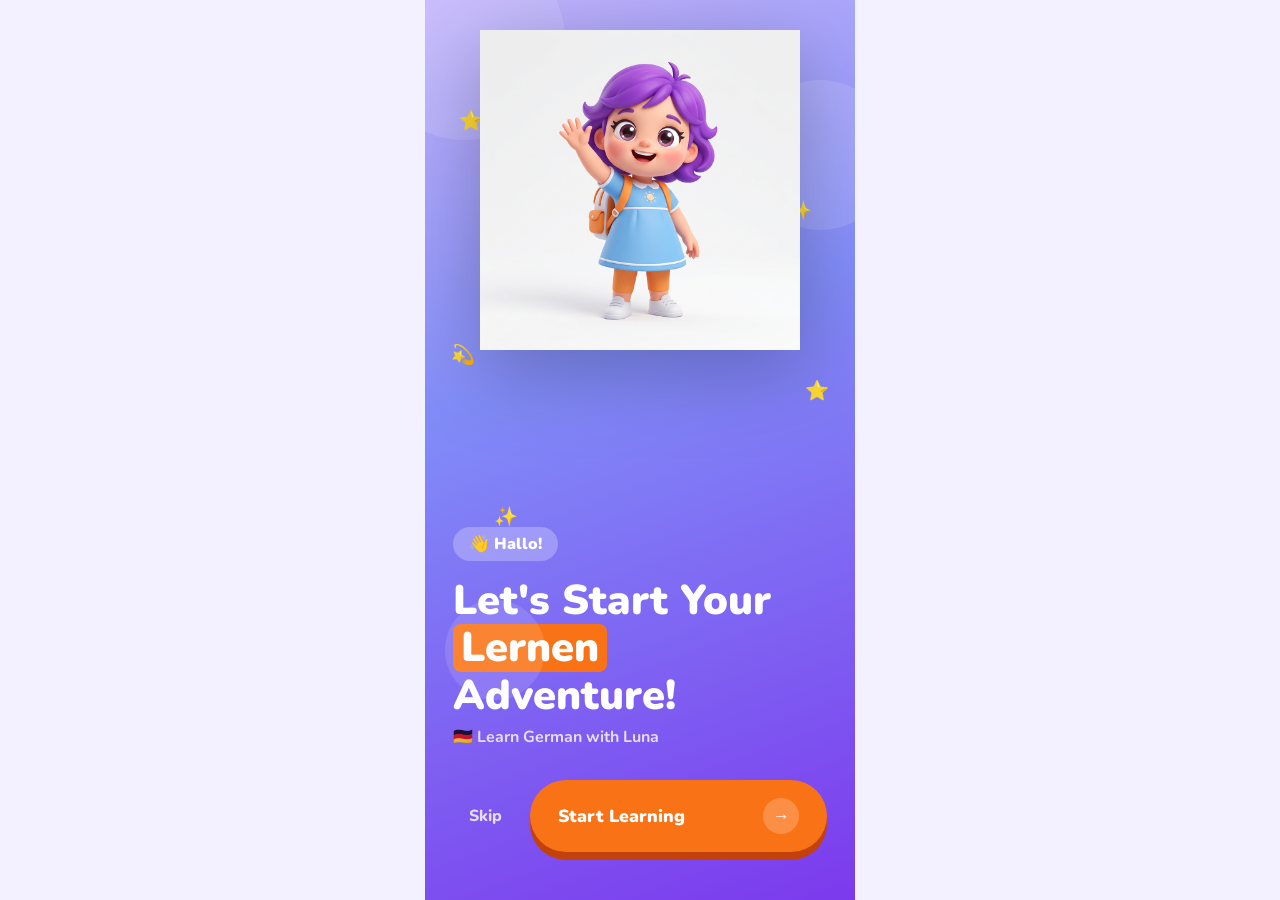
<file: index.html>
<!DOCTYPE html>
<html lang="de">
<head>
  <meta charset="UTF-8">
  <meta name="viewport" content="width=device-width, initial-scale=1.0, maximum-scale=1.0, user-scalable=no">
  <title>Deutsch für Kinder 🇩🇪</title>

  <!-- PWA -->
  <link rel="manifest" href="manifest.json">
  <meta name="theme-color" content="#7C3AED">
  <meta name="mobile-web-app-capable" content="yes">
  <meta name="apple-mobile-web-app-capable" content="yes">
  <meta name="apple-mobile-web-app-status-bar-style" content="black-translucent">
  <meta name="apple-mobile-web-app-title" content="Deutsch">
  <link rel="apple-touch-icon" href="img/icon-192.png">
  <link rel="icon" type="image/png" sizes="192x192" href="img/icon-192.png">
  <link rel="icon" type="image/png" sizes="512x512" href="img/icon-512.png">

  <!-- SEO -->
  <meta name="description" content="Learn German through fun games and lessons — A1 to B2. For kids and beginners.">

  <!-- Fonts -->
  <link rel="preconnect" href="https://fonts.googleapis.com">
  <link href="https://fonts.googleapis.com/css2?family=Nunito:wght@400;700;800;900&display=swap" rel="stylesheet">
  <link rel="stylesheet" href="css/styles.css">

  <!-- Data & App scripts -->
  <script src="data/a1.js"></script>
  <script src="data/a2.js"></script>
  <script src="data/b1_b2.js"></script>
  <script src="data/lessons.js"></script>
  <script src="js/games.js"></script>
</head>
<body>
<div id="app">
  <main id="main-content"></main>
</div>

<script>
// ── STATE ──────────────────────────────────────────────
const state = {
  avatarType: localStorage.getItem('avatarType') || null,
  stars:      parseInt(localStorage.getItem('stars'))  || 0,
  xp:         parseInt(localStorage.getItem('xp'))     || 0,
  level:      parseInt(localStorage.getItem('level'))  || 1,
  streak:     parseInt(localStorage.getItem('streak')) || 0,
  lastDay:    localStorage.getItem('lastDay') || '',
  completedLessons: JSON.parse(localStorage.getItem('completedLessons') || '[]'),
  lessonScores:     JSON.parse(localStorage.getItem('lessonScores')     || '{}'),
  reviewWords:      JSON.parse(localStorage.getItem('reviewWords')      || '[]'),
};

function saveState() {
  localStorage.setItem('avatarType',        state.avatarType || '');
  localStorage.setItem('stars',             state.stars);
  localStorage.setItem('xp',               state.xp);
  localStorage.setItem('level',            state.level);
  localStorage.setItem('streak',           state.streak);
  localStorage.setItem('lastDay',          state.lastDay);
  localStorage.setItem('completedLessons', JSON.stringify(state.completedLessons));
  localStorage.setItem('lessonScores',     JSON.stringify(state.lessonScores));
  localStorage.setItem('reviewWords',      JSON.stringify(state.reviewWords));
}

function addStars(n) {
  state.stars += n;
  state.xp    += n * 10;
  if (state.xp >= 500) { state.level++; state.xp -= 500; }
  saveState();
}

function updateStreak() {
  const today = new Date().toDateString();
  if (state.lastDay === today) return; // already counted today
  const yesterday = new Date(Date.now() - 86400000).toDateString();
  state.streak = (state.lastDay === yesterday) ? state.streak + 1 : 1;
  state.lastDay = today;
  saveState();
}
// Check streak on load
updateStreak();


// ── AVATARS ────────────────────────────────────────────
const AVATARS = [
  { id:'rocket',  emoji:'🚀', name:'Rocket',  desc:'Fast & adventurous' },
  { id:'dragon',  emoji:'🐲', name:'Drachen',  desc:'Brave & clever' },
  { id:'unicorn', emoji:'🦄', name:'Einhorn', desc:'Creative & fun' },
  { id:'robot',   emoji:'🤖', name:'Robo',    desc:'Logical & precise' },
  { id:'fox',     emoji:'🦊', name:'Fuchs',   desc:'Smart & quick' },
  { id:'owl',     emoji:'🦉', name:'Eule',    desc:'Wise & studious' },
];

function getEmoji() {
  const a = AVATARS.find(x => x.id === state.avatarType);
  return a ? a.emoji : '😊';
}

// ── SCORE HELPERS ──────────────────────────────────────
function scoreStars(pct) {
  if (pct >= 90) return '⭐⭐⭐';
  if (pct >= 60) return '⭐⭐';
  if (pct >  0)  return '⭐';
  return '';
}
function scoreColor(pct) {
  if (pct >= 90) return '#10B981';
  if (pct >= 60) return '#FBBF24';
  return '#F87171';
}
function getAllLessons() {
  const data = window.LESSON_DATA || { levels: [] };
  return data.levels.flatMap(l => l.lessons);
}

// ── AUDIO MANAGER (Web Audio API) ──────────────────────
const AudioCtx = window.AudioContext || window.webkitAudioContext;
let audioCtx = null;

function initAudio() {
  if (!audioCtx) audioCtx = new AudioCtx();
  if (audioCtx.state === 'suspended') audioCtx.resume();
}

function playSound(type) {
  try {
    initAudio();
    const osc = audioCtx.createOscillator();
    const gainNode = audioCtx.createGain();
    osc.connect(gainNode);
    gainNode.connect(audioCtx.destination);

    const now = audioCtx.currentTime;
    if (type === 'pop') {
      osc.type = 'sine';
      osc.frequency.setValueAtTime(400, now);
      osc.frequency.exponentialRampToValueAtTime(600, now + 0.1);
      gainNode.gain.setValueAtTime(0.3, now);
      gainNode.gain.exponentialRampToValueAtTime(0.01, now + 0.1);
      osc.start(now);
      osc.stop(now + 0.1);
    } else if (type === 'correct') {
      osc.type = 'sine';
      osc.frequency.setValueAtTime(523.25, now); // C5
      osc.frequency.setValueAtTime(659.25, now + 0.1); // E5
      osc.frequency.setValueAtTime(1046.50, now + 0.2); // C6
      gainNode.gain.setValueAtTime(0.3, now);
      gainNode.gain.linearRampToValueAtTime(0, now + 0.5);
      osc.start(now);
      osc.stop(now + 0.5);
    } else if (type === 'wrong') {
      osc.type = 'sawtooth';
      osc.frequency.setValueAtTime(150, now);
      osc.frequency.exponentialRampToValueAtTime(100, now + 0.3);
      gainNode.gain.setValueAtTime(0.3, now);
      gainNode.gain.linearRampToValueAtTime(0, now + 0.3);
      osc.start(now);
      osc.stop(now + 0.3);
    }
  } catch (e) { console.warn('Audio play failed', e); }
}

// Global click listener for UI 'pop' sound
document.addEventListener('click', (e) => {
  const t = e.target.closest('button, .nav-item, .cat-item, .feat-card, .map-node');
  if (t && !t.classList.contains('choice-btn') && t.id !== 'btn-mic') {
    playSound('pop');
  }
});

// ── ROUTER ─────────────────────────────────────────────
function navigate(route) {
  const main = document.getElementById('main-content');
  // remove any leftover overlays
  document.querySelectorAll('.complete-overlay,.confetti-wrap').forEach(e => e.remove());

  switch(route) {
    case 'splash':          main.innerHTML = splashHTML();       splashHandlers();       break;
    case 'selection_or_home':
      if (!state.avatarType) navigate('selection');
      else navigate('home');
      break;
    case 'selection':       main.innerHTML = selectionHTML();    selectionHandlers();    break;
    case 'home':            main.innerHTML = homeHTML();         homeHandlers();         break;
    case 'map':             main.innerHTML = mapHTML();          mapHandlers();          break;
    case 'lesson-list':     main.innerHTML = lessonListHTML();   lessonListHandlers();   break;
    case 'lesson':          startLesson();                                                break;
    // ── THÊM SCREEN MỚI TẠI ĐÂY ──
    case 'games':           main.innerHTML = gamesHTML();        break;
    case 'game-drag':       main.innerHTML = gameDragHTML();     break;
    case 'game-quiz':       main.innerHTML = gameQuizHTML();     break;
    case 'game-memory':     main.innerHTML = gameMemoryHTML();   break;
    case 'stories':         main.innerHTML = storiesHTML();      storiesHandlers();      break;
    case 'discover':        main.innerHTML = discoverHTML();     discoverHandlers();     break;
    case 'activities':      main.innerHTML = activitiesHTML();   activitiesHandlers();   break;
    case 'review':          main.innerHTML = reviewHTML();       reviewHandlers();       break;
    default:                navigate('home');
  }
}

// ── SPLASH ─────────────────────────────────────────────
function splashHTML() {
  return `
  <div class="splash">
    <div class="splash-bg-blob b1"></div>
    <div class="splash-bg-blob b2"></div>
    <div class="splash-bg-blob b3"></div>
    <div class="splash-stars">
      <span class="splash-star" style="top:12%;left:8%;animation-delay:0s">⭐</span>
      <span class="splash-star" style="top:22%;right:10%;animation-delay:.6s">✨</span>
      <span class="splash-star" style="top:38%;left:6%;animation-delay:1.1s">💫</span>
      <span class="splash-star" style="top:42%;right:6%;animation-delay:.3s">⭐</span>
      <span class="splash-star" style="top:56%;left:16%;animation-delay:.9s">✨</span>
    </div>
    <img class="splash-mascot" src="img/mascot.png" alt="Luna" onerror="this.style.fontSize='8rem';this.outerHTML='<div class=splash-mascot style=text-align:center;padding-top:60px;font-size:9rem>🧒</div>'">
    <div class="splash-content">
      <div class="splash-hi">👋 Hallo!</div>
      <h1 class="splash-title">Let's Start Your<br><span>Lernen</span><br>Adventure!</h1>
      <p class="splash-sub">🇩🇪 Learn German with Luna</p>
      <div class="splash-actions">
        <button class="btn-skip" id="btn-skip">Skip</button>
        <button class="btn-start" id="btn-start">Start Learning <span class="btn-start-arrow">→</span></button>
      </div>
    </div>
  </div>`;
}
function splashHandlers() {
  document.getElementById('btn-start')?.addEventListener('click', () => navigate('selection_or_home'));
  document.getElementById('btn-skip')?.addEventListener('click',  () => navigate('selection_or_home'));
}

// ── AVATAR SELECTION ───────────────────────────────────
function selectionHTML() {
  return `
  <div class="screen-padding selection-screen">
    <h1 class="selection-title">Choose Your Buddy</h1>
    <p class="selection-subtitle">Who will join you on your German adventure?</p>
    <div class="avatar-grid">
      ${AVATARS.map(a => `
        <div class="avatar-card" data-id="${a.id}">
          <div class="avatar-card-emoji">${a.emoji}</div>
          <div class="avatar-card-name">${a.name}</div>
          <div class="avatar-card-personality">${a.desc}</div>
        </div>`).join('')}
    </div>
    <div style="width:100%;max-width:300px;margin-top:40px;">
      <button class="btn primary disabled" id="btn-confirm-avatar" style="border-radius:50px;">Let's go! 🚀</button>
    </div>
  </div>`;
}
function selectionHandlers() {
  let sel = null;
  const cards  = document.querySelectorAll('.avatar-card');
  const confirm = document.getElementById('btn-confirm-avatar');
  cards.forEach(c => c.addEventListener('click', () => {
    cards.forEach(x => x.classList.remove('selected'));
    c.classList.add('selected');
    sel = c.dataset.id;
    confirm.classList.remove('disabled');
  }));
  confirm.addEventListener('click', () => {
    if (sel) { state.avatarType = sel; saveState(); navigate('home'); }
  });
}

// ── HOME ───────────────────────────────────────────────
function homeHTML() {
  const xpPct = Math.min(100, Math.round((state.xp/500)*100));
  const name  = state.avatarType ? state.avatarType.charAt(0).toUpperCase()+state.avatarType.slice(1) : 'Freund';
  const cats  = [
    {icon:'📚', label:'Lessons',    route:'lesson-list'},
    {icon:'🎮', label:'Games',      route:'games'},
    {icon:'📖', label:'Stories',    route:'stories'},
    {icon:'🎨', label:'Activities', route:'activities'},
    {icon:'🧠', label:'Review',     route:'review'},
  ];
  const feats = [
    {icon:'📚', title:'Lessons',    desc:'Vocabulary & grammar from A1 to B2.',       route:'lesson-list', border:'#818CF8', bg:'#EDE9FE'},
    {icon:'📖', title:'Stories',    desc:'Short German stories for beginners.',        route:'stories',     border:'#34D399', bg:'#D1FAE5'},
    {icon:'🔭', title:'Discover',   desc:'Culture, geography & fun facts about Germany.',route:'discover',  border:'#F472B6', bg:'#FCE7F3'},
    {icon:'🎮', title:'Games',      desc:'Adventure on the map and earn stars!',      route:'games',       border:'#FBBF24', bg:'#FEF3C7'},
    {icon:'🎨', title:'Activities', desc:'Matching games and fun challenges.',         route:'activities',  border:'#60A5FA', bg:'#EFF6FF'},
  ];
  return `
  <div class="home-screen">
    <div class="home-header">
      <div class="home-avatar-wrap">${getEmoji()}</div>
      <div class="home-greeting">
        <div class="home-greeting-name">Hallo, ${name}!</div>
        <div class="home-greeting-sub">📈 Progress ${xpPct}%</div>
      </div>
      <div class="home-notif">🔔<span class="home-notif-dot"></span></div>
    </div>
    <div class="home-body">
      <!-- Luna Mascot Welcome -->
      <div style="display:flex;align-items:center;gap:14px;background:linear-gradient(135deg, #F3F0FF, #E0E7FF);padding:14px 16px;border-radius:20px;margin-bottom:16px;box-shadow:0 6px 20px rgba(124,58,237,0.1);">
        <div style="width:64px;height:64px;border-radius:50%;padding:3px;background:white;box-shadow:0 4px 12px rgba(124,58,237,0.15);flex-shrink:0;animation:float 4s ease-in-out infinite;">
          <img src="img/mascot.png" style="width:100%;height:100%;border-radius:50%;object-fit:cover;" alt="Luna">
        </div>
        <div style="background:white;padding:10px 14px;border-radius:16px;border-top-left-radius:4px;box-shadow:0 2px 8px rgba(0,0,0,0.04);flex:1;position:relative;">
          <div style="font-weight:800;color:var(--purple);font-size:.85rem;margin-bottom:2px;">Luna</div>
          <div style="font-size:.82rem;color:var(--text);font-weight:700;">Hallo! Lass uns heute Deutsch lernen! 🇩🇪</div>
          <div style="position:absolute;left:-8px;top:0;width:0;height:0;border-top:10px solid white;border-left:10px solid transparent;"></div>
        </div>
      </div>
      <div class="xp-card">
        <div style="display:flex;align-items:center;justify-content:space-between;margin-bottom:12px;">
          <div>
            <div class="xp-card-trophy">🏆</div>
            <div class="xp-card-title">Level ${state.level}</div>
          </div>
          <div style="display:flex;gap:12px;">
            <div style="text-align:center;background:rgba(255,255,255,.15);border-radius:16px;padding:8px 14px;">
              <div style="font-size:1.3rem;">⭐</div>
              <div style="font-size:.85rem;font-weight:900;">${state.stars}</div>
            </div>
            <div style="text-align:center;background:rgba(255,255,255,.15);border-radius:16px;padding:8px 14px;">
              <div style="font-size:1.3rem;">🔥</div>
              <div style="font-size:.85rem;font-weight:900;">${state.streak}d</div>
            </div>
          </div>
        </div>
        <div class="xp-card-sub">Keep it up — ${state.streak > 1 ? state.streak+'-day streak! 🔥' : 'Start your streak today!'}</div>
        <div class="xp-bar-track"><div class="xp-bar-fill" style="width:${xpPct}%"></div></div>
      </div>
      ${(()=>{
        const all = getAllLessons();
        const done = all.filter(l => state.completedLessons.includes(l.id));
        const scores = done.map(l => (state.lessonScores[l.id]||{best:0}).best);
        const avg = scores.length ? Math.round(scores.reduce((a,b)=>a+b,0)/scores.length) : 0;
        const weak = done.filter(l => (state.lessonScores[l.id]||{best:100}).best < 70);
        if (!done.length) return '';
        return `<div style="background:white;border-radius:20px;padding:16px 20px;margin-bottom:16px;box-shadow:0 4px 16px rgba(0,0,0,.06);">
          <div style="font-weight:900;font-size:.9rem;color:var(--text);margin-bottom:10px;">📊 Your Progress</div>
          <div style="display:grid;grid-template-columns:1fr 1fr 1fr;gap:8px;text-align:center;">
            <div><div style="font-size:1.4rem;font-weight:900;color:var(--purple);">${done.length}</div><div style="font-size:.7rem;color:var(--dim);font-weight:700;">Lessons done</div></div>
            <div><div style="font-size:1.4rem;font-weight:900;color:#10B981;">${avg}%</div><div style="font-size:.7rem;color:var(--dim);font-weight:700;">Avg score</div></div>
            <div><div style="font-size:1.4rem;font-weight:900;color:#F59E0B;">${state.stars}</div><div style="font-size:.7rem;color:var(--dim);font-weight:700;">Stars earned</div></div>
          </div>
          ${weak.length ? `<div style="margin-top:10px;padding-top:10px;border-top:1px solid #F0EDFF;font-size:.8rem;font-weight:800;color:#F87171;">⚠️ Needs review: ${weak.slice(0,2).map(l=>l.title).join(', ')}${weak.length>2?' +more':''}</div>` : '<div style="margin-top:8px;font-size:.8rem;font-weight:800;color:#10B981;">✅ All lessons looking great!</div>'}
        </div>`;
      })()}
      <p class="section-title">Categories</p>
      <div class="category-row">
        ${cats.map((c,i)=>`
          <div class="cat-item" data-route="${c.route}">
            <div class="cat-icon${i===0?' active':''}">${c.icon}</div>
            <span class="cat-label">${c.label}</span>
          </div>`).join('')}
      </div>
      <p class="section-title">Featured</p>
      ${feats.map(f=>`
        <div class="feat-card" data-route="${f.route}" style="border-left:4px solid ${f.border}">
          <div class="feat-icon" style="background:${f.bg}">${f.icon}</div>
          <div class="feat-info">
            <div class="feat-title">${f.title}</div>
            <div class="feat-desc">${f.desc}</div>
          </div>
          <div class="feat-arrow">↗</div>
        </div>`).join('')}
    </div>
    <nav class="bottom-nav">
      <button class="nav-item active" data-route="home"><span class="nav-icon">🏠</span>Home</button>
      <button class="nav-item" data-route="map"><span class="nav-icon">🗺️</span>Map</button>
      <button class="nav-item" data-route="lesson-list"><span class="nav-icon">📚</span>Lessons</button>
      <button class="nav-item" data-route="home"><span class="nav-icon">⚙️</span>Settings</button>
    </nav>
  </div>`;
}
function homeHandlers() {
  document.querySelectorAll('[data-route]').forEach(el => {
    el.addEventListener('click', () => navigate(el.dataset.route));
  });
}

// ── MAP ────────────────────────────────────────────────
// ── MAP ────────────────────────────────────────────────
function mapHTML() {
  const all = getAllLessons();
  const done = state.completedLessons;
  let activeIdx = all.findIndex(l => !done.includes(l.id));
  if (activeIdx === -1) activeIdx = all.length - 1; // All completed

  const pattern = [50, 72, 85, 72, 50, 28, 15, 28]; // Snake pattern %
  const nodeHeight = 110;
  const paddingBottom = 120;
  const paddingTop = 200;
  const mapHeight = all.length * nodeHeight + paddingBottom + paddingTop;

  // Background Scenery Layers
  const lenA1 = window.LEVEL_A1 ? window.LEVEL_A1.lessons.length : 24;
  const lenA2 = window.LEVEL_A2 ? window.LEVEL_A2.lessons.length : 24;
  const lenB1 = window.LEVEL_B1 ? window.LEVEL_B1.lessons.length : 8;
  const lenB2 = window.LEVEL_B2 ? window.LEVEL_B2.lessons.length : 8;

  const a1H = lenA1 * nodeHeight + paddingBottom + 50;
  const a2H = lenA2 * nodeHeight + 100;
  const b1H = lenB1 * nodeHeight + 100;
  const b2H = lenB2 * nodeHeight + paddingTop + 50;

  const bgHtml = `
    <!-- A1: Green Valley -->
    <div style="position:absolute; bottom:0; left:0; width:100%; height:${a1H}px; background:url('img/bg_a1.png') bottom center/cover no-repeat; z-index:0;">
      <div style="position:absolute; bottom:20px; left:20px; font-size:2.5rem; font-weight:900; color:white; text-shadow:0 4px 10px rgba(0,0,0,0.5), 0 0 20px #10B981; opacity:0.8; line-height:1;">A1<br><span style="font-size:1.2rem;">Beginner</span></div>
    </div>
    
    <!-- A2: Golden Desert -->
    <div style="position:absolute; bottom:${lenA1 * nodeHeight + paddingBottom - 50}px; left:0; width:100%; height:${a2H}px; background:url('img/bg_a2.png') bottom center/cover no-repeat; z-index:1; mask-image:linear-gradient(to bottom, black 85%, transparent); -webkit-mask-image:linear-gradient(to bottom, black 85%, transparent);">
      <div style="position:absolute; bottom:50px; right:20px; font-size:2.5rem; font-weight:900; color:white; text-shadow:0 4px 10px rgba(0,0,0,0.5), 0 0 20px #F59E0B; opacity:0.8; text-align:right; line-height:1;">A2<br><span style="font-size:1.2rem;">Elementary</span></div>
    </div>
    
    <!-- B1: Snowy Mountain -->
    <div style="position:absolute; bottom:${(lenA1 + lenA2) * nodeHeight + paddingBottom - 50}px; left:0; width:100%; height:${b1H}px; background:url('img/bg_b1.png') bottom center/cover no-repeat; z-index:2; mask-image:linear-gradient(to bottom, black 85%, transparent); -webkit-mask-image:linear-gradient(to bottom, black 85%, transparent);">
      <div style="position:absolute; bottom:50px; left:20px; font-size:2.5rem; font-weight:900; color:white; text-shadow:0 4px 10px rgba(0,0,0,0.5), 0 0 20px #3B82F6; opacity:0.8; line-height:1;">B1<br><span style="font-size:1.2rem;">Intermediate</span></div>
    </div>
    
    <!-- B2: Magic Castle -->
    <div style="position:absolute; bottom:${(lenA1 + lenA2 + lenB1) * nodeHeight + paddingBottom - 50}px; left:0; width:100%; height:${b2H}px; background:url('img/bg_b2.png') bottom center/cover no-repeat; z-index:3; mask-image:linear-gradient(to bottom, black 85%, transparent); -webkit-mask-image:linear-gradient(to bottom, black 85%, transparent);">
      <div style="position:absolute; bottom:50px; right:20px; font-size:2.5rem; font-weight:900; color:white; text-shadow:0 4px 10px rgba(0,0,0,0.5), 0 0 20px #8B5CF6; opacity:0.8; text-align:right; line-height:1;">B2<br><span style="font-size:1.2rem;">Advanced</span></div>
    </div>
  `;

  // 1. Draw SVG curved path
  const mapWidth = Math.min(window.innerWidth || 400, 430);
  let svgPathUnlocked = '';
  let svgPathLocked = '';
  
  for (let i = 0; i < all.length - 1; i++) {
    const x1 = (pattern[i % pattern.length] / 100) * mapWidth;
    const y1 = mapHeight - (i * nodeHeight + paddingBottom + 35);
    const x2 = (pattern[(i + 1) % pattern.length] / 100) * mapWidth;
    const y2 = mapHeight - ((i + 1) * nodeHeight + paddingBottom + 35);
    
    // Control points for cubic bezier (S-curve vertically)
    const cy1 = y1 - nodeHeight * 0.45;
    const cy2 = y2 + nodeHeight * 0.45;
    
    const d = `M ${x1} ${y1} C ${x1} ${cy1}, ${x2} ${cy2}, ${x2} ${y2} `;
    
    if (i < activeIdx) {
      svgPathUnlocked += d;
    } else {
      svgPathLocked += d;
    }
  }

  const svgHtml = `
    <svg style="position:absolute; top:0; left:0; width:100%; height:100%; pointer-events:none; z-index:4;">
      <!-- Locked path -->
      <path d="${svgPathLocked}" fill="none" stroke="rgba(0,0,0,0.15)" stroke-width="16" stroke-linecap="round" stroke-linejoin="round" />
      <!-- Unlocked path base -->
      <path d="${svgPathUnlocked}" fill="none" stroke="#FBBF24" stroke-width="18" stroke-linecap="round" stroke-linejoin="round" />
      <!-- Unlocked path inner highlight -->
      <path d="${svgPathUnlocked}" fill="none" stroke="#FCD34D" stroke-width="10" stroke-linecap="round" stroke-linejoin="round" />
    </svg>
  `;

  let nodesHtml = '';
  // 2. Draw nodes from bottom up
  all.forEach((l, i) => {
    const isDone = done.includes(l.id);
    const isActive = i === activeIdx;
    const isLocked = i > activeIdx;

    const x = pattern[i % pattern.length];
    const y = i * nodeHeight + paddingBottom;

    let bg = isDone ? '#10B981' : isActive ? '#FBBF24' : '#F3F4F6';
    let border = isDone ? '#059669' : isActive ? '#D97706' : '#9CA3AF';
    let icon = isDone ? '⭐' : isActive ? l.icon : '🔒';
    let cls = isDone ? 'done' : isActive ? 'active' : 'locked';
    
    let avatarMarker = isActive ? `
      <div style="position:absolute; top:-65px; left:50%; transform:translateX(-50%); font-size:4rem; filter:drop-shadow(0 8px 8px rgba(0,0,0,0.3)); animation: bounce-flag 0.8s infinite alternate cubic-bezier(0.34, 1.56, 0.64, 1); z-index:10;">
        ${getEmoji()}
      </div>` : '';

    nodesHtml += `
      <div class="map-node ${cls}" data-lesson="${l.id}" style="
        left:calc(${x}% - 35px); bottom:${y}px; top:auto;
        background:${bg}; border-color:${border};
        box-shadow: 0 8px 0 ${border}${isActive ? ', 0 0 0 8px rgba(251,191,36,0.4), 0 12px 24px rgba(0,0,0,0.2)' : ', 0 10px 15px rgba(0,0,0,0.15)'};
        z-index:${isActive ? 6 : 5};
      ">
        ${avatarMarker}
        ${icon}
      </div>
    `;
  });

  // Auto-scroll to active node
  setTimeout(() => {
    const container = document.getElementById('map-scroll-area');
    if (container) {
       const yPos = activeIdx * nodeHeight + paddingBottom;
       const targetScroll = mapHeight - yPos - (window.innerHeight / 2) + 50;
       container.scrollTop = Math.max(0, targetScroll);
    }
  }, 50);

  return `
  <div class="map-screen" style="position:relative; height:100vh; background:#111827; overflow:hidden;">
    <div class="map-topbar" style="position:absolute; top:0; left:0; width:100%; z-index:20; background:linear-gradient(to bottom, rgba(0,0,0,0.6) 10%, rgba(0,0,0,0)); padding:20px;">
      <div style="display:flex; justify-content:space-between;">
        <div style="background:rgba(255,255,255,0.9); padding:8px 16px; border-radius:20px; font-weight:900; box-shadow:0 4px 12px rgba(0,0,0,0.2); color:#F59E0B; display:flex; align-items:center; gap:8px; backdrop-filter:blur(4px);">
          <span style="font-size:1.2rem;">⭐</span> <span>${state.stars}</span>
        </div>
        <div style="background:rgba(255,255,255,0.9); padding:8px 16px; border-radius:20px; font-weight:900; box-shadow:0 4px 12px rgba(0,0,0,0.2); color:#EF4444; display:flex; align-items:center; gap:8px; backdrop-filter:blur(4px);">
          <span style="font-size:1.2rem;">🔥</span> <span>${state.streak}d</span>
        </div>
      </div>
    </div>
    
    <div id="map-scroll-area" style="position:absolute; top:0; left:0; width:100%; height:100%; overflow-y:auto; scroll-behavior:smooth;">
      <div style="position:relative; width:100%; height:${mapHeight}px;">
        ${bgHtml}
        ${svgHtml}
        ${nodesHtml}
      </div>
    </div>

    <div class="map-bottombar" style="position:absolute; bottom:0; left:50%; transform:translateX(-50%); width:100%; z-index:20; background:var(--purple-dark); border-radius:24px 24px 0 0; padding:12px 20px 24px; display:flex; gap:12px; justify-content:center; box-shadow:0 -4px 20px rgba(0,0,0,0.15);">
      <button class="map-btn" id="map-home" style="background:rgba(255,255,255,0.15); border:none; font-size:1.3rem;">🏠</button>
      <button class="map-btn" id="map-lessons" style="background:rgba(255,255,255,0.15); border:none; font-size:1.3rem;">📚</button>
      <button class="map-btn active" style="background:white; color:var(--purple); border:none; font-size:1.3rem;">🗺️</button>
      <button class="map-btn" onclick="navigate('games')" style="background:rgba(255,255,255,0.15); border:none; font-size:1.3rem;">🎮</button>
    </div>
  </div>`;
}

function mapHandlers() {
  document.querySelectorAll('.map-node:not(.locked)').forEach(n =>
    n.addEventListener('click', () => {
      // Auto-jump to the correct level tab when clicking a node
      const lId = n.dataset.lesson; 
      if (lId) {
        const lvl = lId.split('_')[0].toUpperCase();
        activeLevel = lvl;
      }
      navigate('lesson-list');
    })
  );
  document.getElementById('map-home')?.addEventListener('click',    () => navigate('home'));
  document.getElementById('map-lessons')?.addEventListener('click', () => navigate('lesson-list'));
}

// ── LESSON LIST ────────────────────────────────────────
let activeLevel = 'A1';

// Returns true if a lesson should be unlocked
function isLessonOpen(lessons, idx) {
  const l = lessons[idx];
  if (!l) return false;
  if (state.completedLessons.includes(l.id)) return true; // already done
  if (idx === 0) return true;                              // first lesson always open
  return state.completedLessons.includes(lessons[idx - 1].id); // prev done → unlock
}

// Returns true if a level tab should be accessible
function isLevelOpen(levelIdx, allLevels) {
  if (levelIdx === 0) return true; // A1 always open
  const prevLevel = allLevels[levelIdx - 1];
  if (!prevLevel || !prevLevel.lessons.length) return false;
  // unlock when at least 1 lesson of previous level is completed
  return prevLevel.lessons.some(l => state.completedLessons.includes(l.id));
}

function lessonListHTML() {
  const data   = window.LESSON_DATA || { levels: [] };
  const lvlIdx = data.levels.findIndex(l => l.id === activeLevel);
  const level  = data.levels[lvlIdx] || data.levels[0];
  const lessons = level ? level.lessons : [];

  return `
  <div class="lesson-screen">
    <div class="lesson-header">
      <button class="lesson-back" id="btn-back-list">←</button>
      <h1 class="lesson-title">Pick a New<br><em>Learning Lesson</em></h1>
      <div class="search-bar">
        <span>🔍</span>
        <input type="text" placeholder="Search lessons..." />
      </div>
      <div class="filter-tabs">
        ${data.levels.map((l, i) => {
          const open = isLevelOpen(i, data.levels);
          const doneCount = l.lessons.filter(ls => state.completedLessons.includes(ls.id)).length;
          return `<button class="tab-pill${l.id === activeLevel ? ' active' : ''}${!open ? ' tab-locked' : ''}" data-level="${l.id}"
            style="${l.id === activeLevel ? 'background:'+l.color+';color:white;' : ''}"
            title="${!open ? 'Complete previous level to unlock' : l.name}">
            ${open ? l.icon : '🔒'} ${l.id}
            ${doneCount > 0 ? `<span style="font-size:.65rem;margin-left:3px;">${doneCount}/${l.lessons.length}</span>` : ''}
          </button>`;
        }).join('')}
      </div>
    </div>
    <div class="lesson-list">
      ${lessons.map((l, i) => {
        const done   = state.completedLessons.includes(l.id);
        const open   = isLessonOpen(lessons, i);
        const score  = state.lessonScores[l.id];
        const bestPct = score ? score.best : 0;
        const attempts = score ? score.attempts : 0;
        const barColor = bestPct >= 90 ? '#10B981' : bestPct >= 60 ? '#FBBF24' : '#818CF8';
        return `
        <div class="lesson-card${!open ? ' lesson-locked' : ''}" data-id="${l.id}" data-unlocked="${open}">
          <div style="flex:1;">
            <div class="lesson-card-label" style="color:${level.color}">${level.id} · Lesson ${i+1} · ${l.subtitle}</div>
            <div class="lesson-card-title">${l.icon} ${l.title}</div>
            <div class="lesson-card-desc">${l.questions.length} questions
              ${done ? ' · ✅ Completed' : ''}
              ${attempts > 0 ? ` · ${attempts} attempt${attempts>1?'s':''}` : ''}
            </div>
            ${bestPct > 0 ? `
            <div style="margin-top:8px;">
              <div style="display:flex;justify-content:space-between;font-size:.72rem;font-weight:800;color:${barColor};margin-bottom:3px;">
                <span>Best score</span><span>${bestPct}%</span>
              </div>
              <div style="height:6px;background:#F0EDFF;border-radius:3px;overflow:hidden;">
                <div style="height:100%;width:${bestPct}%;background:${barColor};border-radius:3px;transition:width .6s;"></div>
              </div>
            </div>` : ''}
          </div>
          <div style="display:flex;flex-direction:column;align-items:center;gap:8px;">
            <div class="lesson-card-badge" style="background:${done ? level.color : open ? '#E9E5FF' : '#CBD5E1'};color:${done ? 'white' : open ? level.color : '#94A3B8'}">
              ${done ? '⭐' : open ? `${i+1}` : '🔒'}
            </div>
            <div class="lesson-card-footer">
              ${open
                ? `<button class="btn-lesson-action start" data-id="${l.id}" style="background:${level.color}">▶ ${done?'Review':'Start'}</button>`
                : `<button class="btn-lesson-action locked" disabled>Locked</button>`}
            </div>
          </div>
        </div>`;
      }).join('')}
    </div>
  </div>`;
}

function lessonListHandlers() {
  document.getElementById('btn-back-list')?.addEventListener('click', () => navigate('home'));
  document.querySelectorAll('.tab-pill[data-level]').forEach(b => b.addEventListener('click', () => {
    activeLevel = b.dataset.level;
    document.getElementById('main-content').innerHTML = lessonListHTML();
    lessonListHandlers();
  }));
  document.querySelectorAll('.btn-lesson-action.start[data-id]').forEach(b => {
    b.addEventListener('click', (e) => {
      e.stopPropagation();
      currentLessonId = b.dataset.id;
      navigate('lesson');
    });
  });
}

// ── LESSON / QUIZ ──────────────────────────────────────
let currentLessonId = null;
let curQ = 0, quizScore = 0;

function getLessonQuestions() {
  if (!window.LESSON_DATA || !currentLessonId) return FALLBACK_Q;
  for (const level of window.LESSON_DATA.levels) {
    const lesson = level.lessons.find(l => l.id === currentLessonId);
    if (lesson) return lesson.questions;
  }
  return FALLBACK_Q;
}

const FALLBACK_Q = [
  {emoji:'🍎',german:'Apfel',    english:'Apple',  choices:['Apfel','Banane','Brot','Milch']},
  {emoji:'🐶',german:'Hund',     english:'Dog',    choices:['Katze','Hund','Vogel','Fisch']},
  {emoji:'🏠',german:'Haus',     english:'House',  choices:['Schule','Haus','Auto','Buch']},
  {emoji:'🌞',german:'Sonne',    english:'Sun',    choices:['Mond','Sonne','Stern','Wolke']},
  {emoji:'📚',german:'Bücher',   english:'Books',  choices:['Stift','Bücher','Tafel','Heft']},
];

let activeQuestions = [];

function startLesson() {
  activeQuestions = getLessonQuestions();
  curQ = 0; quizScore = 0;
  renderQ();
}

let wrongAnswers = []; // track wrong answers this session

function renderQ() {
  const main = document.getElementById('main-content');
  const q    = activeQuestions[curQ];
  const pct  = Math.round((curQ/activeQuestions.length)*100);
  const sessionPct = curQ > 0 ? Math.round(quizScore/(curQ*100)*100) : 100;
  const shuffled = [...q.choices].sort(()=>Math.random()-.5);
  q.isSpeaking = false; // Feature disabled by user
  main.innerHTML = `
  <div style="display:flex;flex-direction:column;min-height:100vh;padding:20px;background:var(--bg);">
    <div style="display:flex;align-items:center;gap:10px;margin-bottom:20px;">
      <button onclick="navigate('lesson-list')" style="background:none;border:none;font-size:1.5rem;cursor:pointer;">✖️</button>
      <div style="flex:1;height:12px;background:#E9E5FF;border-radius:6px;overflow:hidden;">
        <div style="height:100%;background:var(--purple);width:${pct}%;border-radius:6px;transition:width .5s;"></div>
      </div>
      <div style="font-size:.8rem;font-weight:900;color:var(--purple);white-space:nowrap;">${curQ}/${activeQuestions.length}</div>
      <div style="font-size:.8rem;font-weight:900;background:#FEF3C7;color:#92400E;padding:4px 10px;border-radius:20px;white-space:nowrap;">⭐ ${sessionPct}%</div>
    </div>
    <div style="background:white;border-radius:28px;padding:32px 24px;text-align:center;box-shadow:0 8px 32px rgba(124,58,237,.12);margin-bottom:24px;border:2px solid #EDE9FE;">
      <div style="font-size:4.5rem;margin-bottom:12px;">${q.emoji}</div>
      <h2 style="font-size:2.2rem;font-weight:900;color:var(--purple);margin-bottom:6px;">${q.german}</h2>
      <div style="font-size:1rem;color:var(--dim);font-weight:700;">${q.english || ''}</div>
      <button onclick="speak('${q.german.replace(/'/g,"\\'")}')"
        style="margin-top:16px;background:#F3F0FF;border:none;border-radius:50%;width:54px;height:54px;font-size:1.5rem;cursor:pointer;">🔊</button>
    </div>
    ${q.isSpeaking ? `
      <p style="text-align:center;font-weight:800;color:var(--dim);margin-bottom:14px;">Tippe aufs Mikrofon und sprich:</p>
      <div style="text-align:center;">
        <button id="btn-mic" onclick="startSpeaking('${q.german.replace(/'/g,"\\'")}')" style="background:var(--purple);color:white;border:none;border-radius:50%;width:80px;height:80px;font-size:2.5rem;cursor:pointer;box-shadow:0 8px 24px rgba(124,58,237,0.3);transition:all 0.3s;display:flex;align-items:center;justify-content:center;margin:0 auto;">🎤</button>
        <div id="speech-result" style="margin-top:16px;font-weight:700;color:var(--purple);font-size:1.1rem;min-height:30px;"></div>
      </div>
    ` : `
      <p style="text-align:center;font-weight:800;color:var(--dim);margin-bottom:14px;">Pick the correct answer:</p>
      <div style="display:grid;grid-template-columns:1fr 1fr;gap:12px;" id="choices">
        ${shuffled.map(c=>`
          <button class="choice-btn" data-correct="${c===q.german}" data-word="${q.german}"
            onclick="handleAnswer(this)"
            style="background:white;border:3px solid #E9E5FF;border-radius:20px;padding:16px 10px;
                   font-family:var(--font);font-size:1rem;font-weight:800;color:var(--text);
                   cursor:pointer;box-shadow:0 4px 0 #E9E5FF;">${c}</button>`).join('')}
      </div>
    `}
    <!-- Luna Mascot -->
    <div style="display:flex;align-items:flex-end;gap:12px;margin-top:auto;padding-top:20px;" id="quiz-mascot">
      <div style="width:64px;height:64px;border-radius:50%;padding:3px;background:white;box-shadow:0 4px 12px rgba(124,58,237,0.15);flex-shrink:0;" id="quiz-mascot-frame">
        <img src="img/mascot.png" id="quiz-mascot-img" style="width:100%;height:100%;border-radius:50%;object-fit:cover;animation:breathe 3s ease-in-out infinite;" alt="Luna">
      </div>
      <div id="quiz-mascot-bubble" style="background:white;padding:10px 14px;border-radius:16px;border-bottom-left-radius:0;box-shadow:0 4px 12px rgba(0,0,0,0.06);font-weight:800;color:var(--purple);font-size:.9rem;opacity:0;transform:translateY(8px);transition:all 0.3s;position:relative;">
        <span id="quiz-bubble-text"></span>
        <div style="position:absolute;left:-8px;bottom:0;width:0;height:0;border-bottom:10px solid white;border-left:10px solid transparent;"></div>
      </div>
    </div>
  </div>`;
}

// ── SPEECH SYNTHESIS ───────────────────────────────────
// Preferred German voices (in order of quality)
const PREFERRED_VOICES = [
  'Google Deutsch',
  'Microsoft Hedda',
  'Microsoft Stefan',
  'Anna',           // macOS German
  'Markus',         // macOS German (male)
  'Yannick',        // macOS
];

let _cachedVoice = null;

function getBestGermanVoice() {
  if (_cachedVoice) return _cachedVoice;
  const voices = speechSynthesis.getVoices();
  // Try preferred list first
  for (const name of PREFERRED_VOICES) {
    const v = voices.find(v => v.name.includes(name));
    if (v) { _cachedVoice = v; return v; }
  }
  // Fallback: any de-DE voice
  const deDE = voices.find(v => v.lang === 'de-DE');
  if (deDE) { _cachedVoice = deDE; return deDE; }
  // Last resort: any German voice
  const de = voices.find(v => v.lang.startsWith('de'));
  _cachedVoice = de || null;
  return _cachedVoice;
}

function speak(word) {
  if (!('speechSynthesis' in window)) return;
  speechSynthesis.cancel(); // stop any ongoing speech
  const u = new SpeechSynthesisUtterance(word);
  u.lang  = 'de-DE';
  u.rate  = 1.0;
  u.pitch = 1.0;
  u.volume = 1.0;
  const voice = getBestGermanVoice();
  if (voice) u.voice = voice;
  speechSynthesis.speak(u);
}

// Pre-load voices (Chrome loads async)
if ('speechSynthesis' in window) {
  speechSynthesis.getVoices();
  speechSynthesis.onvoiceschanged = () => { _cachedVoice = null; };
}

let _isSpeakingActive = false;
function startSpeaking(targetWord) {
  const SpeechRec = window.SpeechRecognition || window.webkitSpeechRecognition;
  if (!SpeechRec || _isSpeakingActive) return;
  
  _isSpeakingActive = true;
  const btn = document.getElementById('btn-mic');
  const res = document.getElementById('speech-result');
  btn.style.transform = 'scale(1.1)';
  btn.style.boxShadow = '0 0 0 6px rgba(124,58,237,0.3)';
  res.innerText = 'Đang nghe...';

  const rec = new SpeechRec();
  rec.lang = 'de-DE';
  rec.interimResults = true;
  rec.maxAlternatives = 1;

  rec.onresult = (e) => {
    if (!_isSpeakingActive) return;

    let transcript = '';
    for (let i = 0; i < e.results.length; i++) {
      transcript += e.results[i][0].transcript;
    }
    transcript = transcript.trim().toLowerCase();
    const target = targetWord.trim().toLowerCase().replace(/[.,!?;:]/g, '');
    const cleanTrans = transcript.replace(/[.,!?;:]/g, '');
    
    if (transcript) res.innerText = `... "${transcript}"`;
    
    const isCorrect = cleanTrans.includes(target) || (target.includes(cleanTrans) && cleanTrans.length > 2);
    const isFinal = e.results[e.results.length - 1].isFinal;

    if (isCorrect || isFinal) {
      _isSpeakingActive = false;
      rec.stop();
      
      const dummyBtn = document.createElement('button');
      dummyBtn.dataset.correct = isCorrect ? 'true' : 'false';
      if (isCorrect) {
        btn.style.background = '#10B981';
        btn.innerText = '✅';
        res.innerText = `Tuyệt: "${transcript}"`;
      } else {
        btn.style.background = '#EF4444';
        btn.innerText = '❌';
        res.innerText = `Sai rồi: "${transcript}"`;
      }
      handleAnswer(dummyBtn);
    }
  };

  rec.onerror = (e) => {
    _isSpeakingActive = false;
    console.error('SpeechRecognition error:', e.error);
    if (e.error === 'not-allowed') {
      res.innerText = 'Vui lòng cấp quyền Microphone!';
    } else if (e.error === 'no-speech') {
      res.innerText = 'Không nghe thấy gì. Thử lại nhé!';
    } else {
      res.innerText = 'Lỗi Micro: ' + e.error;
    }
    btn.style.transform = 'scale(1)';
    btn.style.boxShadow = '0 8px 24px rgba(124,58,237,0.3)';
  };

  rec.onend = () => {
    _isSpeakingActive = false;
    btn.style.transform = 'scale(1)';
    btn.style.boxShadow = '0 8px 24px rgba(124,58,237,0.3)';
  };

  rec.start();
}

function handleAnswer(btn) {
  const correct = btn.dataset.correct === 'true';
  document.querySelectorAll('.choice-btn').forEach(b => {
    b.onclick = null;
    if (b.dataset.correct==='true') { b.style.background='#D1FAE5'; b.style.borderColor='#10B981'; }
  });
  const mascotImg = document.getElementById('quiz-mascot-img');
  const bubble = document.getElementById('quiz-mascot-bubble');
  const bubbleText = document.getElementById('quiz-bubble-text');
  if (correct) {
    playSound('correct');
    quizScore += 100;
    btn.style.background='#D1FAE5'; btn.style.borderColor='#10B981';
    btn.classList.add('answer-correct');
    if (mascotImg) mascotImg.style.animation = 'bounce 0.6s infinite alternate';
    if (bubbleText) bubbleText.innerText = 'Toll! Super! 🥳';
    if (bubble) { bubble.style.opacity='1'; bubble.style.transform='translateY(0)'; bubble.style.background='#D1FAE5'; bubble.style.color='#065F46'; }
    setTimeout(nextQ, 1200);
  } else {
    playSound('wrong');
    btn.style.background='#FEE2E2'; btn.style.borderColor='#EF4444';
    btn.classList.add('answer-wrong');
    if (mascotImg) mascotImg.style.animation = 'droop 1s ease-in-out infinite';
    if (bubbleText) bubbleText.innerText = 'Falsch! Versuch nochmal! 💪';
    if (bubble) { bubble.style.opacity='1'; bubble.style.transform='translateY(0)'; bubble.style.background='#FEE2E2'; bubble.style.color='#991B1B'; }
    // Track wrong answers for review
    const q = activeQuestions[curQ];
    if (q && !wrongAnswers.find(w=>w.german===q.german)) wrongAnswers.push(q);
    if (q && !state.reviewWords.find(w=>w.german===q.german)) {
      state.reviewWords.push(q);
      saveState();
    }
    setTimeout(() => {
      if (mascotImg) mascotImg.style.animation = 'breathe 3s ease-in-out infinite';
      if (bubble) { bubble.style.opacity='0'; bubble.style.transform='translateY(8px)'; bubble.style.background='white'; bubble.style.color='var(--purple)'; }
    }, 1400);
    setTimeout(nextQ, 1800);
  }
}

function nextQ() {
  curQ++;
  if (curQ >= activeQuestions.length) {
    if (currentLessonId && !state.completedLessons.includes(currentLessonId))
      state.completedLessons.push(currentLessonId);
    const pct  = Math.round(quizScore / (activeQuestions.length * 100) * 100);
    const prev = state.lessonScores[currentLessonId] || { best: 0, attempts: 0 };
    const isNewBest = pct > prev.best;
    state.lessonScores[currentLessonId] = { best: Math.max(prev.best, pct), attempts: prev.attempts + 1 };
    addStars(10);
    updateStreak();
    saveState();
    document.getElementById('main-content').innerHTML = '';
    showReward(quizScore, activeQuestions.length * 100, isNewBest, [...wrongAnswers]);
    wrongAnswers = [];
  } else { renderQ(); }
}

// ── REWARD POPUP ───────────────────────────────────────
function showReward(score, maxScore, isNewBest, wrong) {
  const pct  = Math.round(score / Math.max(maxScore, 1) * 100);
  const stars = pct >= 90 ? 3 : pct >= 60 ? 2 : 1;
  // confetti
  const wrap = document.createElement('div');
  wrap.className = 'confetti-wrap';
  const cols=['#F472B6','#FBBF24','#34D399','#60A5FA','#A78BFA','#F87171'];
  for(let i=0;i<50;i++){
    const p=document.createElement('div');
    p.className='confetti-piece';
    p.style.cssText=`left:${Math.random()*100}%;background:${cols[~~(Math.random()*6)]};
      width:${Math.random()*10+5}px;height:${Math.random()*10+5}px;
      border-radius:${Math.random()>.5?'50%':'3px'};
      animation-duration:${Math.random()*2+1.5}s;animation-delay:${Math.random()*1}s;`;
    wrap.appendChild(p);
  }
  document.body.appendChild(wrap);
  // overlay
  const wrongHTML = wrong && wrong.length ? `
    <div style="margin:12px 0;padding:12px;background:#FEF2F2;border-radius:16px;text-align:left;">
      <div style="font-size:.75rem;font-weight:900;color:#EF4444;margin-bottom:8px;">⚠️ Review these words:</div>
      ${wrong.map(w=>`<div style="display:flex;align-items:center;gap:8px;margin-bottom:4px;">
        <span style="font-size:1.1rem;">${w.emoji}</span>
        <span style="font-weight:800;color:#1E1B4B;">${w.german}</span>
        <span style="color:#6B7280;font-size:.85rem;">= ${w.english}</span>
        <button onclick="speak('${w.german.replace(/'/g,"\\'")}'); event.stopPropagation();" 
          style="margin-left:auto;background:#F3F0FF;border:none;border-radius:50%;width:28px;height:28px;font-size:.85rem;cursor:pointer;">🔊</button>
      </div>`).join('')}
    </div>` : '';
  const ov = document.createElement('div');
  ov.className = 'reward-overlay';
  ov.innerHTML = `
    <div class="reward-card" id="reward-card">
      <div class="reward-emoji">${pct===100?'🏆':pct>=90?'🎉':pct>=60?'😊':'💪'}</div>
      <div class="reward-title">${pct===100?'Perfect!':pct>=90?'Excellent!':pct>=60?'Great job!':'Keep going!'}</div>
      <div class="reward-stars">${'⭐'.repeat(stars)}${'☆'.repeat(3-stars)}</div>
      ${isNewBest ? '<div style="background:linear-gradient(135deg,#34D399,#059669);color:white;font-weight:900;font-size:.85rem;padding:4px 16px;border-radius:20px;display:inline-block;margin-bottom:8px;animation:starPop .4s ease both;">🏅 New Best!</div>' : ''}
      <div class="reward-badge">+10 ⭐ · ${pct}% score</div>
      <div class="reward-streak">🔥 ${state.streak}-day streak!</div>
      ${wrongHTML}
      <div style="display:flex;gap:10px;margin-top:4px;">
        ${wrong && wrong.length ? `<button class="reward-btn" style="flex:1;background:#F0EDFF;color:var(--purple);box-shadow:none;" 
          onclick="cleanupReward();activeQuestions=[...wrongAnswers_saved];curQ=0;quizScore=0;wrongAnswers=[];renderQ();">Retry wrong</button>` : ''}
        <button class="reward-btn" style="flex:2;" onclick="cleanupReward();navigate('lesson-list');">Continue →</button>
      </div>
    </div>`;
  // Save wrong answers for retry
  window.wrongAnswers_saved = wrong || [];
  document.body.appendChild(ov);
  setTimeout(() => { const c = document.getElementById('reward-card'); if(c) c.classList.add('reward-in'); }, 50);
}

function cleanupReward() {
  document.querySelectorAll('.reward-overlay,.confetti-wrap,.complete-overlay').forEach(e=>e.remove());
}
function cleanup() {
  document.querySelectorAll('.complete-overlay,.confetti-wrap,.reward-overlay').forEach(e=>e.remove());
}


// ── STORIES ────────────────────────────────────────────
// Add new stories: add an object to the STORIES array below
const STORIES = [

  // ── A1 ──────────────────────────────────────────────
  {
    id:'s1', level:'A1', icon:'🐶', title:'Max und sein Hund',
    preview:'Max hat einen Hund. Der Hund heißt Bello...',
    text:`Max hat einen Hund. Der Hund heißt Bello.
Bello ist braun und sehr groß.
Max und Bello spielen jeden Tag im Park.
Bello liebt Bälle. Max wirft den Ball.
Bello läuft schnell und bringt den Ball zurück.
„Guter Hund, Bello!", sagt Max.`,
    english:`Max has a dog. The dog's name is Bello.
Bello is brown and very big.
Max and Bello play in the park every day.
Bello loves balls. Max throws the ball.
Bello runs fast and brings the ball back.
"Good dog, Bello!", says Max.`,
    vietnamese:`Max có một con chó. Con chó tên là Bello.
Bello có màu nâu và rất to.
Max và Bello chơi ở công viên mỗi ngày.
Bello thích bóng. Max ném quả bóng.
Bello chạy nhanh và mang bóng trở lại.
"Chó ngoan, Bello!", Max nói.`
  },
  {
    id:'s2', level:'A1', icon:'🍎', title:'Im Supermarkt',
    preview:'Anna geht mit ihrer Mutter in den Supermarkt...',
    text:`Anna geht mit ihrer Mutter in den Supermarkt.
Sie brauchen: Äpfel, Milch, Brot und Käse.
Anna nimmt die Äpfel. Sie sind rot und frisch.
Die Mutter nimmt die Milch und das Brot.
An der Kasse sagt die Mutter: „Danke!"
Die Kassiererin sagt: „Auf Wiedersehen!"`,
    english:`Anna goes to the supermarket with her mother.
They need: apples, milk, bread and cheese.
Anna takes the apples. They are red and fresh.
The mother takes the milk and the bread.
At the checkout the mother says: "Thank you!"
The cashier says: "Goodbye!"`,
    vietnamese:`Anna đi siêu thị cùng mẹ.
Họ cần mua: táo, sữa, bánh mì và phô mai.
Anna lấy những quả táo. Chúng đỏ và tươi.
Mẹ lấy sữa và bánh mì.
Ở quầy tính tiền, mẹ nói: "Cảm ơn!"
Cô thu ngân nói: "Tạm biệt!"`
  },
  {
    id:'s4', level:'A1', icon:'🌈', title:'Die Farben des Regenbogens',
    preview:'Lisa malt ein Bild. Sie hat viele Farben...',
    text:`Lisa malt ein Bild. Sie hat viele Farben.
Rot, Orange, Gelb, Grün, Blau, Lila.
Das sind die Farben des Regenbogens.
„Schau, Mama! Ein Regenbogen!", sagt Lisa.
Die Mutter lächelt. „Sehr schön!", sagt sie.
Lisa hängt das Bild an die Wand.`,
    english:`Lisa is painting a picture. She has many colours.
Red, orange, yellow, green, blue, purple.
Those are the colours of the rainbow.
"Look, Mum! A rainbow!", says Lisa.
The mother smiles. "Very beautiful!", she says.
Lisa hangs the picture on the wall.`,
    vietnamese:`Lisa đang vẽ một bức tranh. Cô bé có nhiều màu sắc.
Đỏ, cam, vàng, xanh lá, xanh dương, tím.
Đó là những màu của cầu vồng.
"Nhìn kìa, Mẹ! Cầu vồng kìa!", Lisa nói.
Mẹ mỉm cười. "Đẹp lắm!", mẹ nói.
Lisa treo bức tranh lên tường.`
  },
  {
    id:'s5', level:'A1', icon:'☀️', title:'Das Wetter heute',
    preview:'Heute ist das Wetter sehr schön. Die Sonne scheint...',
    text:`Heute ist das Wetter sehr schön. Die Sonne scheint.
Es ist warm. Tom zieht ein T-Shirt an.
Er geht mit seiner Schwester in den Park.
Sie essen Eis. Das Eis ist kalt und lecker.
Am Abend wird es windig.
„Morgen regnet es", sagt der Vater.`,
    english:`Today the weather is very nice. The sun is shining.
It is warm. Tom puts on a T-shirt.
He goes to the park with his sister.
They eat ice cream. The ice cream is cold and delicious.
In the evening it becomes windy.
"Tomorrow it will rain", says the father.`,
    vietnamese:`Hôm nay thời tiết rất đẹp. Mặt trời đang chiếu sáng.
Trời ấm áp. Tom mặc áo thun.
Cậu đi công viên cùng em gái.
Họ ăn kem. Kem lạnh và ngon.
Buổi tối trời trở nên có gió.
"Ngày mai sẽ có mưa", bố nói.`
  },
  {
    id:'s6', level:'A1', icon:'🐱', title:'Mia und ihre Katze',
    preview:'Mia hat eine Katze. Die Katze heißt Luna...',
    text:`Mia hat eine Katze. Die Katze heißt Luna.
Luna ist weiß mit schwarzen Flecken.
Sie schläft den ganzen Tag auf dem Sofa.
Abends spielt Luna mit einem Ball.
Mia gibt Luna Milch und Fisch.
„Ich liebe dich, Luna!", sagt Mia.`,
    english:`Mia has a cat. The cat is called Luna.
Luna is white with black spots.
She sleeps all day on the sofa.
In the evenings Luna plays with a ball.
Mia gives Luna milk and fish.
"I love you, Luna!", says Mia.`,
    vietnamese:`Mia có một con mèo. Con mèo tên là Luna.
Luna màu trắng với những đốm đen.
Nó ngủ cả ngày trên ghế sofa.
Buổi tối Luna chơi với quả bóng.
Mia cho Luna uống sữa và ăn cá.
"Mình yêu bạn, Luna!", Mia nói.`
  },

  // ── A2 ──────────────────────────────────────────────
  {
    id:'s3', level:'A2', icon:'🏫', title:'Ein Tag in der Schule',
    preview:'Tim geht um 7 Uhr in die Schule...',
    text:`Tim geht um 7 Uhr in die Schule.
Sein Lieblingsfach ist Mathematik.
Um 10 Uhr haben die Schüler eine Pause.
Tim spielt mit seinen Freunden Fußball.
Nach der Schule macht Tim seine Hausaufgaben.
Dann spielt er Computer.`,
    english:`Tim goes to school at 7 o'clock.
His favourite subject is mathematics.
At 10 o'clock the students have a break.
Tim plays football with his friends.
After school, Tim does his homework.
Then he plays on the computer.`,
    vietnamese:`Tim đến trường lúc 7 giờ.
Môn học yêu thích của cậu là Toán.
Lúc 10 giờ, các học sinh có giờ nghỉ giải lao.
Tim chơi bóng đá với bạn bè.
Sau giờ học, Tim làm bài tập về nhà.
Sau đó cậu chơi máy tính.`
  },
  {
    id:'s7', level:'A2', icon:'🍕', title:'Im Restaurant',
    preview:'Familie Müller geht ins Restaurant. Es ist Samstagabend...',
    text:`Familie Müller geht ins Restaurant. Es ist Samstagabend.
Der Kellner bringt die Speisekarte.
Der Vater bestellt ein Schnitzel mit Pommes.
Die Mutter nimmt einen Salat und Wasser.
Die Kinder essen Pizza. Sie ist sehr lecker!
Am Ende sagt der Vater: „Die Rechnung, bitte."`,
    english:`The Müller family goes to a restaurant. It is Saturday evening.
The waiter brings the menu.
The father orders a schnitzel with chips.
The mother has a salad and water.
The children eat pizza. It is very delicious!
At the end the father says: "The bill, please."`,
    vietnamese:`Gia đình Müller đi nhà hàng. Đó là tối thứ Bảy.
Người phục vụ mang thực đơn ra.
Bố gọi một phần schnitzel kèm khoai tây chiên.
Mẹ gọi salad và nước.
Các con ăn pizza. Ngon lắm!
Cuối bữa bố nói: "Cho tôi xin hóa đơn."`
  },
  {
    id:'s8', level:'A2', icon:'🚂', title:'Eine Reise mit dem Zug',
    preview:'Lena und ihr Bruder fahren mit dem Zug nach Berlin...',
    text:`Lena und ihr Bruder fahren mit dem Zug nach Berlin.
Der Zug fährt um 9 Uhr ab.
Sie kaufen Fahrkarten am Schalter.
Im Zug lesen sie Bücher und hören Musik.
Nach drei Stunden kommen sie in Berlin an.
„Berlin ist so groß und schön!", sagt Lena.`,
    english:`Lena and her brother travel to Berlin by train.
The train departs at 9 o'clock.
They buy tickets at the counter.
On the train they read books and listen to music.
After three hours they arrive in Berlin.
"Berlin is so big and beautiful!", says Lena.`,
    vietnamese:`Lena và anh trai đi tàu đến Berlin.
Tàu khởi hành lúc 9 giờ.
Họ mua vé ở quầy.
Trên tàu họ đọc sách và nghe nhạc.
Sau ba tiếng đồng hồ họ đến Berlin.
"Berlin thật to lớn và đẹp!", Lena nói.`
  },
  {
    id:'s9', level:'A2', icon:'🛒', title:'Einkaufen in der Stadt',
    preview:'Samstags geht Julia gern einkaufen. Die Stadt ist voll...',
    text:`Samstags geht Julia gern einkaufen. Die Stadt ist voll.
Zuerst geht sie in eine Bäckerei. Sie kauft Brötchen.
Dann geht sie in ein Kleidergeschäft.
Eine rote Jacke gefällt ihr sehr gut.
„Wie viel kostet die Jacke?", fragt Julia.
„Fünfzig Euro", sagt die Verkäuferin. „Ich nehme sie!"`,
    english:`On Saturdays Julia likes to go shopping. The city is busy.
First she goes to a bakery. She buys bread rolls.
Then she goes to a clothing shop.
She really likes a red jacket.
"How much does the jacket cost?", asks Julia.
"Fifty euros", says the shop assistant. "I'll take it!"`,
    vietnamese:`Thứ Bảy Julia thích đi mua sắm. Thành phố đông đúc.
Đầu tiên cô vào tiệm bánh mì. Cô mua bánh mì nhỏ.
Sau đó cô vào cửa hàng quần áo.
Cô rất thích một chiếc áo khoác đỏ.
"Chiếc áo này giá bao nhiêu?", Julia hỏi.
"Năm mươi euro", cô bán hàng nói. "Tôi lấy nó!"`
  },
  {
    id:'s10', level:'A2', icon:'⚽', title:'Das Fußballspiel',
    preview:'Jeden Samstag spielt Felix Fußball mit seinem Verein...',
    text:`Jeden Samstag spielt Felix Fußball mit seinem Verein.
Heute spielen sie gegen den Nachbarverein.
Es ist ein schwieriges Spiel. Der Stand ist 1:1.
In der letzten Minute schießt Felix ein Tor!
Alle jubeln. „Wir haben gewonnen!", ruft Felix.
Nach dem Spiel essen sie gemeinsam Pizza.`,
    english:`Every Saturday Felix plays football with his club.
Today they play against the neighbouring club.
It is a difficult game. The score is 1:1.
In the last minute Felix scores a goal!
Everyone cheers. "We won!", shouts Felix.
After the game they eat pizza together.`,
    vietnamese:`Mỗi thứ Bảy Felix chơi bóng đá với câu lạc bộ của mình.
Hôm nay họ đấu với câu lạc bộ lân cận.
Đây là một trận đấu khó. Tỉ số là 1:1.
Ở phút cuối Felix ghi bàn thắng!
Mọi người歡呼. "Chúng ta đã thắng!", Felix hét lên.
Sau trận đấu họ cùng nhau ăn pizza.`
  },

  // ── B1 ──────────────────────────────────────────────
  {
    id:'s11', level:'B1', icon:'🏢', title:'Das Vorstellungsgespräch',
    preview:'Maria hat ein Vorstellungsgespräch bei einer großen Firma...',
    text:`Maria hat ein Vorstellungsgespräch bei einer großen Firma.
Sie ist nervös, aber gut vorbereitet.
Der Chef fragt: „Warum möchten Sie bei uns arbeiten?"
Maria antwortet ruhig und selbstbewusst.
Sie erklärt ihre Erfahrungen und Fähigkeiten.
Eine Woche später bekommt sie den Job. Sie ist überglücklich!`,
    english:`Maria has a job interview at a large company.
She is nervous but well prepared.
The boss asks: "Why do you want to work for us?"
Maria answers calmly and confidently.
She explains her experience and skills.
A week later she gets the job. She is overjoyed!`,
    vietnamese:`Maria có buổi phỏng vấn xin việc tại một công ty lớn.
Cô ấy hồi hộp nhưng chuẩn bị tốt.
Sếp hỏi: "Tại sao bạn muốn làm việc cho chúng tôi?"
Maria trả lời bình tĩnh và tự tin.
Cô giải thích kinh nghiệm và kỹ năng của mình.
Một tuần sau cô nhận được việc làm. Cô vui mừng khôn xiết!`
  },
  {
    id:'s12', level:'B1', icon:'🌍', title:'Ein Jahr im Ausland',
    preview:'Jonas verbringt ein Jahr in Spanien als Austauschstudent...',
    text:`Jonas verbringt ein Jahr in Spanien als Austauschstudent.
Am Anfang ist es schwer: Er versteht kaum Spanisch.
Aber er übt jeden Tag und macht neue Freunde.
Nach drei Monaten kann er schon gut kommunizieren.
Er entdeckt die spanische Küche und Kultur.
Am Ende des Jahres will er gar nicht mehr nach Hause!`,
    english:`Jonas spends a year in Spain as an exchange student.
At first it is difficult: he barely understands Spanish.
But he practises every day and makes new friends.
After three months he can already communicate well.
He discovers Spanish cuisine and culture.
At the end of the year he doesn't want to go home at all!`,
    vietnamese:`Jonas trải qua một năm ở Tây Ban Nha với tư cách sinh viên trao đổi.
Lúc đầu rất khó khăn: cậu hầu như không hiểu tiếng Tây Ban Nha.
Nhưng cậu luyện tập mỗi ngày và kết bạn mới.
Sau ba tháng cậu đã có thể giao tiếp tốt.
Cậu khám phá ẩm thực và văn hóa Tây Ban Nha.
Đến cuối năm cậu không muốn về nhà nữa!`
  },

  // ── B2 ──────────────────────────────────────────────
  {
    id:'s13', level:'B2', icon:'🤖', title:'Künstliche Intelligenz im Alltag',
    preview:'Künstliche Intelligenz (KI) verändert unseren Alltag...',
    text:`Künstliche Intelligenz (KI) verändert unseren Alltag grundlegend.
Sprachassistenten helfen uns bei der Suche nach Informationen.
Empfehlungsalgorithmen bestimmen, welche Filme wir sehen.
In der Medizin unterstützt KI bei der Diagnose von Krankheiten.
Doch es gibt auch Bedenken: Datenschutz und Arbeitsplatzverlust.
Die Gesellschaft muss entscheiden, wie sie mit KI umgehen will.`,
    english:`Artificial intelligence (AI) is fundamentally changing our everyday lives.
Voice assistants help us search for information.
Recommendation algorithms determine which films we watch.
In medicine, AI assists with diagnosing diseases.
But there are also concerns: data protection and job losses.
Society must decide how it wants to handle AI.`,
    vietnamese:`Trí tuệ nhân tạo (AI) đang thay đổi cuộc sống hàng ngày của chúng ta một cách căn bản.
Trợ lý giọng nói giúp chúng ta tìm kiếm thông tin.
Thuật toán gợi ý quyết định chúng ta xem phim gì.
Trong y học, AI hỗ trợ chẩn đoán bệnh.
Nhưng cũng có những lo ngại: bảo mật dữ liệu và mất việc làm.
Xã hội phải quyết định cách ứng xử với AI.`
  },
  {
    id:'s14', level:'B2', icon:'🌱', title:'Klimawandel und wir',
    preview:'Der Klimawandel ist eine der größten Herausforderungen unserer Zeit...',
    text:`Der Klimawandel ist eine der größten Herausforderungen unserer Zeit.
Wissenschaftler warnen vor steigenden Temperaturen und Extremwetter.
Viele Länder haben das Pariser Klimaabkommen unterzeichnet.
Erneuerbare Energien wie Solar- und Windkraft gewinnen an Bedeutung.
Jeder Einzelne kann durch bewusstes Handeln einen Beitrag leisten.
Weniger Fleisch, mehr öffentliche Verkehrsmittel, Energie sparen — das hilft.`,
    english:`Climate change is one of the greatest challenges of our time.
Scientists warn of rising temperatures and extreme weather.
Many countries have signed the Paris Climate Agreement.
Renewable energies such as solar and wind power are gaining importance.
Every individual can contribute through conscious actions.
Less meat, more public transport, saving energy — that helps.`,
    vietnamese:`Biến đổi khí hậu là một trong những thách thức lớn nhất của thời đại chúng ta.
Các nhà khoa học cảnh báo về nhiệt độ tăng cao và thời tiết cực đoan.
Nhiều quốc gia đã ký Hiệp định Khí hậu Paris.
Năng lượng tái tạo như điện mặt trời và gió ngày càng quan trọng.
Mỗi cá nhân có thể đóng góp thông qua hành động có ý thức.
Ít thịt hơn, đi lại bằng phương tiện công cộng, tiết kiệm năng lượng — điều đó có ích.`
  },
  {
    id:'s15', level:'B2', icon:'📚', title:'Das Bildungssystem in Deutschland',
    preview:'Das deutsche Bildungssystem ist in mehrere Stufen unterteilt...',
    text:`Das deutsche Bildungssystem ist in mehrere Stufen unterteilt.
Die Grundschule dauert vier Jahre, danach folgt die Sekundarstufe.
Je nach Leistung besuchen Schüler Hauptschule, Realschule oder Gymnasium.
Das Gymnasium endet mit dem Abitur, das zum Studium berechtigt.
Deutschland hat viele renommierte Universitäten und Fachhochschulen.
Bildung ist in Deutschland größtenteils kostenlos und für alle zugänglich.`,
    english:`The German education system is divided into several stages.
Primary school lasts four years, followed by secondary school.
Depending on performance, pupils attend Hauptschule, Realschule or Gymnasium.
The Gymnasium ends with the Abitur, which qualifies for university.
Germany has many renowned universities and universities of applied sciences.
Education in Germany is largely free and accessible to all.`,
    vietnamese:`Hệ thống giáo dục Đức được chia thành nhiều cấp bậc.
Tiểu học kéo dài bốn năm, sau đó là trung học.
Tùy theo kết quả học tập, học sinh học Hauptschule, Realschule hoặc Gymnasium.
Gymnasium kết thúc bằng kỳ thi Abitur, cho phép vào đại học.
Đức có nhiều trường đại học và cao đẳng danh tiếng.
Giáo dục ở Đức phần lớn miễn phí và dành cho tất cả mọi người.`
  },
];


let activeStory = null;


function storiesHTML() {
  if (activeStory) return storyReadHTML(activeStory);
  return `
  <div class="lesson-screen">
    <div class="lesson-header">
      <button class="lesson-back" id="btn-back-stories">←</button>
      <h1 class="lesson-title">📖 Stories<br><em>in German</em></h1>
    </div>
    <div class="lesson-list">
      ${STORIES.map(s => `
        <div class="feat-card" data-story="${s.id}" style="cursor:pointer;margin-bottom:16px;">
          <div class="feat-icon" style="background:#D1FAE5;font-size:2rem;">${s.icon}</div>
          <div class="feat-info">
            <div style="font-size:.7rem;font-weight:900;color:#34D399;text-transform:uppercase;margin-bottom:4px;">${s.level}</div>
            <div class="feat-title">${s.title}</div>
            <div class="feat-desc">${s.preview}</div>
          </div>
          <div class="feat-arrow" style="background:#34D399;">→</div>
        </div>`).join('')}
    </div>
  </div>`;
}

let storyLang = 'en'; // 'en' or 'vi'

function storyReadHTML(s) {
  return `
  <div style="display:flex;flex-direction:column;min-height:100vh;background:var(--bg);">
    <!-- Sticky header -->
    <div style="position:sticky;top:0;z-index:10;background:var(--bg);padding:16px 20px 10px;">
      <div style="display:flex;align-items:center;gap:10px;margin-bottom:12px;">
        <button id="btn-close-story" style="background:none;border:none;font-size:1.5rem;cursor:pointer;line-height:1;">←</button>
        <span style="font-size:2rem;">${s.icon}</span>
        <div style="flex:1;">
          <div style="font-size:.7rem;font-weight:900;color:var(--purple);text-transform:uppercase;">${s.level} · Story</div>
          <div style="font-size:1rem;font-weight:900;color:var(--text);">${s.title}</div>
        </div>
      </div>
      <!-- Mode switcher -->
      <div style="display:flex;gap:6px;background:white;border-radius:14px;padding:5px;box-shadow:0 2px 8px rgba(0,0,0,.07);">
        <button id="btn-lang-en" onclick="switchBilingual('en')"
          style="flex:1;border:none;border-radius:10px;padding:9px 6px;font-family:var(--font);font-size:.8rem;font-weight:900;cursor:pointer;
                 background:var(--purple);color:white;transition:all .2s;">
          🇩🇪 + 🇬🇧 English
        </button>
        <button id="btn-lang-vi" onclick="switchBilingual('vi')"
          style="flex:1;border:none;border-radius:10px;padding:9px 6px;font-family:var(--font);font-size:.8rem;font-weight:900;cursor:pointer;
                 background:none;color:var(--dim);transition:all .2s;">
          🇩🇪 + 🇻🇳 Tiếng Việt
        </button>
      </div>
    </div>

    <!-- Two-block bilingual body -->
    <div style="padding:12px 20px 48px;display:flex;flex-direction:column;gap:14px;">

      <!-- German block — always shown -->
      <div style="background:#F5F3FF;border-radius:20px;padding:22px 20px;border-left:4px solid #7C3AED;box-shadow:0 2px 10px rgba(124,58,237,.08);">
        <div style="display:flex;align-items:center;justify-content:space-between;margin-bottom:12px;">
          <span style="font-size:.7rem;font-weight:900;background:#EDE9FE;color:#7C3AED;padding:3px 10px;border-radius:20px;">🇩🇪 AUF DEUTSCH</span>
          <button id="btn-read-story-de"
            style="background:#EDE9FE;border:none;border-radius:50%;width:36px;height:36px;font-size:1.1rem;cursor:pointer;">🔊</button>
        </div>
        <p style="font-size:.97rem;font-weight:700;line-height:1.9;color:var(--text);white-space:pre-line;margin:0;">${s.text}</p>
      </div>

      <!-- Translation block — toggleable -->
      <div id="bilingual-en" style="background:#F0FDF4;border-radius:20px;padding:22px 20px;border-left:4px solid #10B981;box-shadow:0 2px 10px rgba(16,185,129,.08);">
        <div style="margin-bottom:12px;">
          <span style="font-size:.7rem;font-weight:900;background:#D1FAE5;color:#059669;padding:3px 10px;border-radius:20px;">🇬🇧 ENGLISH TRANSLATION</span>
        </div>
        <p style="font-size:.97rem;font-weight:700;line-height:1.9;color:var(--text);white-space:pre-line;margin:0;">${s.english||'(No English translation yet)'}</p>
      </div>

      <div id="bilingual-vi" style="display:none;background:#FFF7ED;border-radius:20px;padding:22px 20px;border-left:4px solid #F59E0B;box-shadow:0 2px 10px rgba(245,158,11,.08);">
        <div style="margin-bottom:12px;">
          <span style="font-size:.7rem;font-weight:900;background:#FEF3C7;color:#D97706;padding:3px 10px;border-radius:20px;">🇻🇳 TIẾNG VIỆT</span>
        </div>
        <p style="font-size:.97rem;font-weight:700;line-height:1.9;color:var(--text);white-space:pre-line;margin:0;">${s.vietnamese||'(Chưa có bản dịch tiếng Việt)'}</p>
      </div>

    </div>
  </div>`;
}

function switchBilingual(lang) {
  storyLang = lang;
  const enDiv = document.getElementById('bilingual-en');
  const viDiv = document.getElementById('bilingual-vi');
  const btnEn = document.getElementById('btn-lang-en');
  const btnVi = document.getElementById('btn-lang-vi');
  if (!enDiv || !viDiv || !btnEn || !btnVi) return;

  enDiv.style.display = lang === 'en' ? 'block' : 'none';
  viDiv.style.display = lang === 'vi' ? 'block' : 'none';
  btnEn.style.background = lang === 'en' ? 'var(--purple)' : 'none';
  btnEn.style.color      = lang === 'en' ? 'white' : 'var(--dim)';
  btnVi.style.background = lang === 'vi' ? 'var(--purple)' : 'none';
  btnVi.style.color      = lang === 'vi' ? 'white' : 'var(--dim)';
}

// alias kept for legacy calls
function switchStoryTab() {}


function storiesHandlers() {
  document.getElementById('btn-back-stories')?.addEventListener('click', () => {
    activeStory = null; navigate('home');
  });
  document.querySelectorAll('[data-story]').forEach(el => {
    el.addEventListener('click', () => {
      activeStory = STORIES.find(s => s.id === el.dataset.story);
      document.getElementById('main-content').innerHTML = storyReadHTML(activeStory);
      storiesHandlers();
    });
  });
  document.getElementById('btn-close-story')?.addEventListener('click', () => {
    activeStory = null;
    document.getElementById('main-content').innerHTML = storiesHTML();
    storiesHandlers();
  });
  document.getElementById('btn-read-story-de')?.addEventListener('click', () => {
    if (activeStory && activeStory.text) speak(activeStory.text);
  });
}

// ── DISCOVER ────────────────────────────────────────────
// Add new facts: add an object to DISCOVER_FACTS below
const DISCOVER_FACTS = [
  { icon:'🏰', title:'Neuschwanstein', cat:'Landmark',  text:'The Neuschwanstein Castle in Bavaria inspired the castle in Disney\'s Cinderella. Construction began in 1869!' },
  { icon:'🚗', title:'Cars',           cat:'Invention', text:'Germany is home to world-famous car brands: Mercedes-Benz, BMW, Volkswagen, Audi and Porsche.' },
  { icon:'🍺', title:'Oktoberfest',    cat:'Festival',  text:'The Oktoberfest in Munich is the world\'s largest beer festival, held every September-October with over 6 million visitors.' },
  { icon:'🎄', title:'Christmas Tree', cat:'Tradition', text:'Germany is the birthplace of the Christmas tree tradition. Germans have been decorating trees since the 16th century!' },
  { icon:'🖨️', title:'Printing Press', cat:'Invention', text:'Johannes Gutenberg invented the printing press in 1440, completely changing the course of human history.' },
  { icon:'🎵', title:'Classical Music', cat:'Culture',  text:'Beethoven, Bach, Brahms, Handel, Schumann — all German. Germany is the cradle of classical music.' },
  { icon:'🧠', title:'German Words',   cat:'Language',  text:'"Kindergarten" is a German word! Many English words come from German: rucksack, hamburger, pretzel, waltz.' },
  { icon:'🥨', title:'Pretzel',         cat:'Food',     text:'The pretzel (Brezel) is a traditional German snack. Legend says its loop shape represents arms folded in prayer.' },
];

function discoverHTML() {
  return `
  <div class="lesson-screen">
    <div class="lesson-header">
      <button class="lesson-back" id="btn-back-discover">←</button>
      <h1 class="lesson-title">🔭 Discover<br><em>Germany</em></h1>
    </div>
    <div class="lesson-list">
      ${DISCOVER_FACTS.map(f => `
        <div style="background:white;border-radius:20px;padding:20px;margin-bottom:16px;
          box-shadow:0 4px 16px rgba(0,0,0,.06);display:flex;gap:16px;align-items:flex-start;">
          <div style="font-size:2.4rem;flex-shrink:0;">${f.icon}</div>
          <div>
            <div style="font-size:.7rem;font-weight:900;color:#F472B6;text-transform:uppercase;margin-bottom:4px;">${f.cat}</div>
            <div style="font-size:1rem;font-weight:900;margin-bottom:8px;">${f.title}</div>
            <div style="font-size:.85rem;color:var(--dim);font-weight:700;line-height:1.6;">${f.text}</div>
          </div>
        </div>`).join('')}
    </div>
  </div>`;
}
function discoverHandlers() {
  document.getElementById('btn-back-discover')?.addEventListener('click', () => navigate('home'));
}

// ── ACTIVITIES ──────────────────────────────────────────
// Word matching game — Add new pairs to MATCH_PAIRS below
const MATCH_PAIRS = [
  {de:'Hund',   en:'Dog'},
  {de:'Katze',  en:'Cat'},
  {de:'Apfel',  en:'Apple'},
  {de:'Haus',   en:'House'},
  {de:'Sonne',  en:'Sun'},
  {de:'Baum',   en:'Tree'},
];
let matchState = { selected: null, matched: [], errors: 0 };

function activitiesHTML() {
  matchState = { selected: null, matched: [], errors: 0 };
  const pairs = [...MATCH_PAIRS].sort(() => Math.random() - 0.5).slice(0, 4);
  const left  = [...pairs].sort(() => Math.random() - 0.5);
  const right = [...pairs].sort(() => Math.random() - 0.5);
  window._matchPairs = pairs;
  return `
  <div style="display:flex;flex-direction:column;min-height:100vh;background:var(--bg);padding:20px;">
    <div style="display:flex;align-items:center;gap:12px;margin-bottom:24px;">
      <button id="btn-back-act" style="background:none;border:none;font-size:1.6rem;cursor:pointer;">←</button>
      <h2 style="font-size:1.2rem;font-weight:900;">🎨 Word Match</h2>
    </div>
    <p style="text-align:center;color:var(--dim);font-weight:700;margin-bottom:24px;">Match the German word with its English meaning</p>
    <div style="display:grid;grid-template-columns:1fr 1fr;gap:12px;" id="match-grid">
      <div style="display:flex;flex-direction:column;gap:10px;">
        ${left.map(p => `<button class="match-btn left" data-de="${p.de}" style="background:white;border:3px solid #E9E5FF;border-radius:16px;padding:16px;font-family:var(--font);font-size:1rem;font-weight:800;cursor:pointer;color:var(--text);transition:all .2s;">${p.de}</button>`).join('')}
      </div>
      <div style="display:flex;flex-direction:column;gap:10px;">
        ${right.map(p => `<button class="match-btn right" data-de="${p.de}" style="background:white;border:3px solid #E9E5FF;border-radius:16px;padding:16px;font-family:var(--font);font-size:1rem;font-weight:800;cursor:pointer;color:var(--dim);transition:all .2s;">${p.en || p.viet}</button>`).join('')}
      </div>
    </div>
    <div id="match-result" style="text-align:center;margin-top:24px;font-weight:900;font-size:1.1rem;"></div>
  </div>`;
}

function activitiesHandlers() {
  document.getElementById('btn-back-act')?.addEventListener('click', () => navigate('home'));
  let selLeft = null;
  document.querySelectorAll('.match-btn.left').forEach(btn => {
    btn.addEventListener('click', () => {
      document.querySelectorAll('.match-btn.left').forEach(b => b.style.borderColor = '#E9E5FF');
      selLeft = btn.dataset.de;
      btn.style.borderColor = '#7C3AED';
      tryMatch();
    });
  });
  let selRight = null;
  document.querySelectorAll('.match-btn.right').forEach(btn => {
    btn.addEventListener('click', () => {
      document.querySelectorAll('.match-btn.right').forEach(b => { if(!b.dataset.matched) b.style.borderColor='#E9E5FF'; });
      selRight = btn.dataset.de;
      btn.style.borderColor = '#7C3AED';
      tryMatch();
    });
  });
  function tryMatch() {
    if (!selLeft || !selRight) return;
    const correct = selLeft === selRight;
    const lBtn = document.querySelector(`.match-btn.left[data-de="${selLeft}"]`);
    const rBtn = document.querySelector(`.match-btn.right[data-de="${selRight}"]`);
    if (correct) {
      [lBtn, rBtn].forEach(b => { b.style.borderColor='#10B981'; b.style.background='#D1FAE5'; b.style.color='#065F46'; b.disabled=true; b.dataset.matched='1'; });
      const matched = document.querySelectorAll('.match-btn[data-matched]').length / 2;
      if (matched >= (window._matchPairs?.length || 4)) {
        document.getElementById('match-result').innerHTML = '🎉 Excellent! <button onclick="navigate(\'activities\')" style="margin-left:12px;background:var(--purple);color:white;border:none;border-radius:50px;padding:8px 20px;font-family:var(--font);font-weight:900;cursor:pointer;">Play again</button>';
        addStars(1);
      }
    } else {
      [lBtn, rBtn].forEach(b => { b.style.borderColor='#EF4444'; b.style.background='#FEE2E2'; });
      setTimeout(() => { [lBtn,rBtn].forEach(b=>{b.style.borderColor='#E9E5FF';b.style.background='white';}); }, 800);
    }
    selLeft = null; selRight = null;
  }
}

// ── REVIEW FLASHCARDS ──────────────────────────────────
let curReviewIdx = 0;

function reviewHTML() {
  if (state.reviewWords.length === 0) {
    return `
      <div class="lesson-screen" style="display:flex;flex-direction:column;align-items:center;justify-content:center;height:100vh;">
        <div style="font-size:5rem;margin-bottom:20px;">🎉</div>
        <h2 style="font-weight:900;color:var(--purple);margin-bottom:10px;">All caught up!</h2>
        <p style="color:var(--dim);margin-bottom:30px;font-weight:700;">You don't have any words to review right now.</p>
        <button onclick="navigate('home')" style="background:var(--purple);color:white;border:none;padding:16px 32px;border-radius:24px;font-size:1.1rem;font-weight:900;cursor:pointer;">Go Home</button>
      </div>
    `;
  }

  const q = state.reviewWords[curReviewIdx];
  const progress = Math.round(((curReviewIdx) / state.reviewWords.length) * 100);

  return `
  <div style="display:flex;flex-direction:column;min-height:100vh;padding:24px 20px;background:linear-gradient(135deg, #FDF4FF 0%, #F3E8FF 100%);">
    <div style="display:flex;align-items:center;gap:16px;margin-bottom:32px;">
      <button id="btn-back-review" style="background:white;border:none;width:44px;height:44px;border-radius:14px;font-size:1.4rem;cursor:pointer;box-shadow:0 4px 12px rgba(0,0,0,0.05);display:flex;align-items:center;justify-content:center;color:var(--text);"><svg width="24" height="24" viewBox="0 0 24 24" fill="none" stroke="currentColor" stroke-width="2.5" stroke-linecap="round" stroke-linejoin="round"><path d="M18 6L6 18M6 6l12 12"/></svg></button>
      <div style="flex:1;height:16px;background:rgba(255,255,255,0.6);border-radius:8px;overflow:hidden;box-shadow:inset 0 2px 4px rgba(0,0,0,0.02);">
        <div style="height:100%;background:linear-gradient(90deg, #D946EF, #A855F7);width:${progress}%;border-radius:8px;transition:width 0.6s;"></div>
      </div>
      <div style="font-size:1rem;font-weight:900;color:var(--purple);background:white;padding:6px 14px;border-radius:12px;box-shadow:0 4px 12px rgba(0,0,0,0.05);">${curReviewIdx + 1}/${state.reviewWords.length}</div>
    </div>

    <!-- Flashcard -->
    <div class="flashcard-container" id="flashcard-container">
      <div class="flashcard" id="flashcard">
        <div class="flashcard-front">
          <div style="font-size:6rem;margin-bottom:20px;animation:float 4s infinite;">${q.emoji}</div>
          <h2 style="font-size:3rem;font-weight:900;color:var(--purple);margin-bottom:12px;">${q.german}</h2>
          <p style="color:var(--dim);font-weight:700;margin-bottom:20px;">Tap to reveal</p>
          <button onclick="event.stopPropagation(); speak('${q.german.replace(/'/g,"\\'")}')" style="background:#F3F0FF;border:none;border-radius:50%;width:64px;height:64px;font-size:1.8rem;cursor:pointer;box-shadow:0 4px 12px rgba(124,58,237,0.1);">🔊</button>
        </div>
        <div class="flashcard-back">
          <div style="font-size:3rem;margin-bottom:20px;">${q.emoji}</div>
          <h2 style="font-size:2.4rem;font-weight:900;color:var(--text);margin-bottom:12px;">${q.english || q.viet || 'Nghĩa của từ'}</h2>
          <h3 style="font-size:1.4rem;color:#10B981;font-weight:800;margin-top:20px;">${q.german}</h3>
        </div>
      </div>
    </div>

    <!-- Actions (hidden until flipped) -->
    <div id="flashcard-actions" style="display:flex;gap:16px;margin-top:40px;opacity:0;pointer-events:none;transition:opacity 0.3s;">
      <button id="btn-review-keep" style="flex:1;background:white;color:#EF4444;border:none;padding:20px;border-radius:24px;font-size:1.1rem;font-weight:900;cursor:pointer;box-shadow:0 8px 24px rgba(239,68,68,0.15);">Still Learning</button>
      <button id="btn-review-gotit" style="flex:1;background:linear-gradient(135deg, #10B981, #059669);color:white;border:none;padding:20px;border-radius:24px;font-size:1.1rem;font-weight:900;cursor:pointer;box-shadow:0 8px 24px rgba(16,185,129,0.3);">Got it!</button>
    </div>
  </div>`;
}

function reviewHandlers() {
  if (state.reviewWords.length === 0) return;

  document.getElementById('btn-back-review')?.addEventListener('click', () => {
    curReviewIdx = 0;
    navigate('home');
  });

  const fc = document.getElementById('flashcard');
  const acts = document.getElementById('flashcard-actions');
  let isFlipped = false;

  document.getElementById('flashcard-container')?.addEventListener('click', () => {
    if (!isFlipped) {
      playSound('pop');
      fc.classList.add('flipped');
      isFlipped = true;
      acts.style.opacity = '1';
      acts.style.pointerEvents = 'auto';
    }
  });

  document.getElementById('btn-review-keep')?.addEventListener('click', () => {
    playSound('wrong');
    curReviewIdx++;
    nextReviewCard();
  });

  document.getElementById('btn-review-gotit')?.addEventListener('click', () => {
    playSound('correct');
    state.reviewWords.splice(curReviewIdx, 1);
    saveState();
    nextReviewCard();
  });

  function nextReviewCard() {
    if (curReviewIdx >= state.reviewWords.length) {
      curReviewIdx = 0;
      navigate('review'); // reload empty state
    } else {
      document.getElementById('main-content').innerHTML = reviewHTML();
      reviewHandlers();
    }
  }
}

// ── BOOT ───────────────────────────────────────────────
document.addEventListener('DOMContentLoaded', () => navigate('splash'));
</script>

<!-- ── PWA SERVICE WORKER ─────────────────────────────── -->
<script>
if ('serviceWorker' in navigator) {
  window.addEventListener('load', () => {
    navigator.serviceWorker.register('./sw.js')
      .then(reg => console.log('[SW] Registered:', reg.scope))
      .catch(err => console.warn('[SW] Registration failed:', err));
  });
}

// ── PWA INSTALL PROMPT ────────────────────────────────
let _deferredPrompt = null;
window.addEventListener('beforeinstallprompt', e => {
  e.preventDefault();
  _deferredPrompt = e;
  // Show install banner after 3s if not already installed
  setTimeout(() => {
    if (_deferredPrompt && !localStorage.getItem('pwa-dismissed')) {
      showInstallBanner();
    }
  }, 3000);
});

window.addEventListener('appinstalled', () => {
  _deferredPrompt = null;
  const b = document.getElementById('install-banner');
  if (b) b.remove();
  console.log('[PWA] App installed!');
});

function showInstallBanner() {
  if (document.getElementById('install-banner')) return;
  const banner = document.createElement('div');
  banner.id = 'install-banner';
  banner.innerHTML = `
    <div style="position:fixed;bottom:90px;left:50%;transform:translateX(-50%);
      background:white;border-radius:20px;padding:14px 20px;
      box-shadow:0 8px 32px rgba(0,0,0,.18);
      display:flex;align-items:center;gap:12px;z-index:300;
      max-width:360px;width:90%;animation:popIn .3s ease;">
      <img src="img/icon-192.png" style="width:44px;height:44px;border-radius:12px;">
      <div style="flex:1;">
        <div style="font-weight:900;font-size:.9rem;color:#1E1B4B;">Install App 📲</div>
        <div style="font-size:.75rem;color:#6B7280;font-weight:700;">Learn offline, anytime!</div>
      </div>
      <button onclick="installPWA()" 
        style="background:#7C3AED;color:white;border:none;border-radius:12px;
               padding:8px 16px;font-family:var(--font);font-weight:900;
               font-size:.85rem;cursor:pointer;">Install</button>
      <button onclick="dismissInstall()" 
        style="background:none;border:none;font-size:1.2rem;cursor:pointer;color:#9CA3AF;">✕</button>
    </div>`;
  document.body.appendChild(banner);
}

function installPWA() {
  if (!_deferredPrompt) return;
  _deferredPrompt.prompt();
  _deferredPrompt.userChoice.then(result => {
    if (result.outcome === 'accepted') console.log('[PWA] User accepted install');
    _deferredPrompt = null;
    const b = document.getElementById('install-banner');
    if (b) b.remove();
  });
}

function dismissInstall() {
  localStorage.setItem('pwa-dismissed', '1');
  const b = document.getElementById('install-banner');
  if (b) b.style.animation = 'none', b.style.opacity = '0', setTimeout(() => b.remove(), 300);
}
</script>
</body>
</html>
</file>
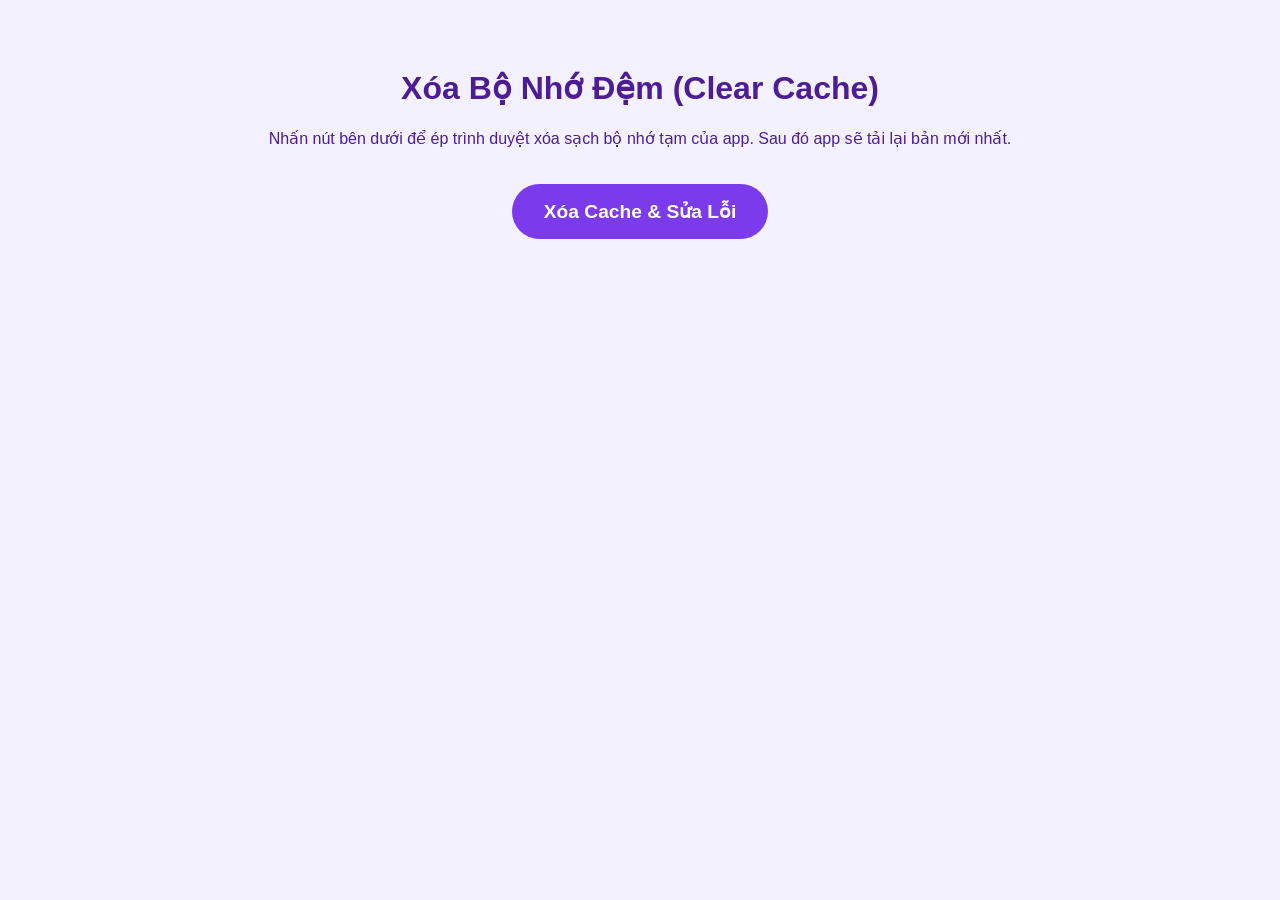
<file: clear_cache.html>
<!DOCTYPE html>
<html>
<head>
  <meta charset="utf-8">
  <title>Clear Cache Fix</title>
  <style>
    body { font-family: sans-serif; padding: 40px; text-align: center; background: #F3F0FF; color: #4C1D95; }
    button { background: #7C3AED; color: white; border: none; padding: 16px 32px; font-size: 1.2rem; border-radius: 50px; cursor: pointer; font-weight: bold; margin-top: 20px; }
  </style>
</head>
<body>
  <h1>Xóa Bộ Nhớ Đệm (Clear Cache)</h1>
  <p>Nhấn nút bên dưới để ép trình duyệt xóa sạch bộ nhớ tạm của app. Sau đó app sẽ tải lại bản mới nhất.</p>
  <button onclick="nukeCache()">Xóa Cache & Sửa Lỗi</button>
  <h2 id="status" style="margin-top:20px; color: #10B981;"></h2>

  <script>
    async function nukeCache() {
      let status = document.getElementById('status');
      try {
        // Unregister all Service Workers
        if ('serviceWorker' in navigator) {
          const registrations = await navigator.serviceWorker.getRegistrations();
          for (let reg of registrations) {
            await reg.unregister();
            console.log('Unregistered SW:', reg);
          }
        }
        
        // Delete all Cache Storage
        if ('caches' in window) {
          const keys = await caches.keys();
          for (let key of keys) {
            await caches.delete(key);
            console.log('Deleted cache:', key);
          }
        }

        // Clear localStorage
        localStorage.removeItem('pwa-dismissed');
        // Do not clear lesson progress! Only SW stuff.

        status.innerHTML = "✅ ĐÃ XÓA CACHE THÀNH CÔNG!<br><br><small>Hãy đóng tab này và mở lại link App của bạn.</small>";
      } catch(e) {
        status.innerHTML = "❌ Lỗi: " + e.message;
      }
    }
  </script>
</body>
</html>
</file>
<file: css/styles.css>
@import url('https://fonts.googleapis.com/css2?family=Nunito:wght@400;700;800;900&display=swap');

:root {
  --purple: #7C3AED;
  --purple-light: #A78BFA;
  --purple-dark: #5B21B6;
  --orange: #F97316;
  --orange-light: #FED7AA;
  --yellow: #FBBF24;
  --green: #10B981;
  --red: #EF4444;
  --bg: #F3F0FF;
  --card: #FFFFFF;
  --text: #1E1B4B;
  --text-main: #1E1B4B;
  --dim: #6B7280;
  --radius: 20px;
  --border-radius-lg: 24px;
  --border-radius-md: 16px;
  --font: 'Nunito', sans-serif;
  --font-main: 'Nunito', sans-serif;
  --primary: #7C3AED;
  --primary-shadow: #5B21B6;
  --success: #10B981;
  --success-shadow: #059669;
  --warning: #F97316;
  --warning-shadow: #C2410C;
  --error: #EF4444;
  --error-shadow: #DC2626;
  --surface-shadow: rgba(124, 58, 237, 0.15);
}

* { box-sizing: border-box; margin: 0; padding: 0; }

body {
  font-family: var(--font);
  background: var(--bg);
  color: var(--text);
  display: flex;
  justify-content: center;
  min-height: 100vh;
}

#app {
  width: 100%;
  max-width: 430px;
  min-height: 100vh;
  display: flex;
  flex-direction: column;
  overflow: hidden;
  position: relative;
}

/* ── SPLASH ── */
.splash {
  background: linear-gradient(160deg, #C4B5FD 0%, #818CF8 40%, #7C3AED 100%);
  min-height: 100vh;
  display: flex;
  flex-direction: column;
  align-items: center;
  justify-content: flex-end;
  padding-bottom: 48px;
  position: relative;
  overflow: hidden;
}
.splash-bg-blob {
  position: absolute;
  border-radius: 50%;
  background: rgba(255,255,255,0.12);
}
.splash-bg-blob.b1 { width:200px;height:200px;top:-60px;left:-60px; }
.splash-bg-blob.b2 { width:150px;height:150px;top:80px;right:-40px; }
.splash-bg-blob.b3 { width:100px;height:100px;bottom:200px;left:20px; }
.splash-mascot {
  width: 80%;
  max-width: 320px;
  position: absolute;
  top: 30px;
  left: 50%;
  transform: translateX(-50%);
  animation: floatUp 3s ease-in-out infinite;
  filter: drop-shadow(0 20px 40px rgba(0,0,0,0.25));
}
.splash-stars {
  position: absolute;
  top: 0; left: 0; right: 0; bottom: 0;
  pointer-events: none;
}
.splash-star {
  position: absolute;
  font-size: 1.2rem;
  animation: twinkle 2s ease-in-out infinite;
}
.splash-content {
  text-align: left;
  width: 100%;
  padding: 0 28px;
}
.splash-hi {
  display: inline-block;
  background: rgba(255,255,255,0.25);
  color: white;
  font-weight: 900;
  font-size: 1rem;
  padding: 6px 16px;
  border-radius: 20px;
  margin-bottom: 16px;
}
.splash-title {
  font-size: 2.6rem;
  font-weight: 900;
  color: white;
  line-height: 1.15;
  margin-bottom: 6px;
}
.splash-title span {
  background: var(--orange);
  color: white;
  padding: 0 8px;
  border-radius: 8px;
  display: inline-block;
}
.splash-sub {
  color: rgba(255,255,255,0.8);
  font-size: 1rem;
  font-weight: 700;
  margin-bottom: 32px;
}
.splash-actions {
  display: flex;
  gap: 12px;
  align-items: center;
}
.btn-skip {
  background: none;
  border: none;
  color: rgba(255,255,255,0.8);
  font-family: var(--font);
  font-size: 1rem;
  font-weight: 800;
  cursor: pointer;
  padding: 16px;
}
.btn-start {
  flex: 1;
  background: var(--orange);
  color: white;
  border: none;
  border-radius: 50px;
  padding: 18px 28px;
  font-family: var(--font);
  font-size: 1.1rem;
  font-weight: 900;
  cursor: pointer;
  display: flex;
  align-items: center;
  justify-content: space-between;
  box-shadow: 0 8px 0 #C2410C;
  transition: transform 0.1s, box-shadow 0.1s;
}
.btn-start:active { transform: translateY(4px); box-shadow: 0 4px 0 #C2410C; }
.btn-start-arrow {
  width: 36px; height: 36px;
  background: rgba(255,255,255,0.2);
  border-radius: 50%;
  display: flex; align-items: center; justify-content: center;
}

/* ── HOME ── */
.home-screen { display: flex; flex-direction: column; min-height: 100vh; }

.home-header {
  background: white;
  padding: 20px;
  display: flex;
  align-items: center;
  gap: 12px;
  border-radius: 0 0 24px 24px;
  box-shadow: 0 4px 20px rgba(124,58,237,0.1);
}
.home-avatar-wrap {
  width: 52px; height: 52px;
  border-radius: 50%;
  background: linear-gradient(135deg, #C4B5FD, #7C3AED);
  display: flex; align-items: center; justify-content: center;
  font-size: 1.8rem;
  flex-shrink: 0;
  box-shadow: 0 4px 12px rgba(124,58,237,0.3);
}
.home-greeting { flex: 1; }
.home-greeting-name { font-size: 1.2rem; font-weight: 900; color: var(--text); }
.home-greeting-sub { font-size: 0.85rem; color: var(--dim); font-weight: 700; }
.home-notif {
  width: 42px; height: 42px;
  background: #F3F0FF;
  border-radius: 50%;
  display: flex; align-items: center; justify-content: center;
  font-size: 1.2rem;
  position: relative;
  cursor: pointer;
}
.home-notif-dot {
  width: 10px; height: 10px;
  background: var(--red);
  border-radius: 50%;
  position: absolute;
  top: 6px; right: 6px;
  border: 2px solid white;
}

.home-body { flex: 1; padding: 20px; overflow-y: auto; padding-bottom: 100px; }

.xp-card {
  background: linear-gradient(135deg, #818CF8, #7C3AED);
  border-radius: var(--radius);
  padding: 20px;
  color: white;
  margin-bottom: 24px;
  position: relative;
  overflow: hidden;
}
.xp-card-title { font-size: 1.1rem; font-weight: 900; margin-bottom: 4px; }
.xp-card-sub { font-size: 0.85rem; opacity: 0.8; font-weight: 700; margin-bottom: 14px; }
.xp-bar-track {
  height: 12px;
  background: rgba(255,255,255,0.2);
  border-radius: 6px;
  overflow: hidden;
}
.xp-bar-fill {
  height: 100%;
  background: var(--orange);
  border-radius: 6px;
  width: 10%;
  transition: width 1s ease;
}
.xp-card-trophy {
  position: absolute;
  right: 16px; top: 16px;
  font-size: 3rem;
  filter: drop-shadow(0 4px 8px rgba(0,0,0,0.2));
}

.section-title { font-size: 1.1rem; font-weight: 900; margin-bottom: 14px; color: var(--text); }

.category-row {
  display: flex;
  gap: 8px;
  overflow-x: auto;
  padding-bottom: 8px;
  margin-bottom: 24px;
  scrollbar-width: none;
}
.category-row::-webkit-scrollbar { display: none; }
.cat-item {
  display: flex;
  flex-direction: column;
  align-items: center;
  gap: 8px;
  min-width: 70px;
  cursor: pointer;
}
.cat-icon {
  width: 56px; height: 56px;
  border-radius: 50%;
  background: white;
  display: flex; align-items: center; justify-content: center;
  font-size: 1.6rem;
  box-shadow: 0 4px 12px rgba(0,0,0,0.08);
  transition: transform 0.2s;
}
.cat-icon:active { transform: scale(0.9); }
.cat-icon.active { background: var(--purple); }
.cat-label { font-size: 0.75rem; font-weight: 800; color: var(--dim); }

.feat-card {
  background: white;
  border-radius: var(--radius);
  padding: 20px;
  display: flex;
  gap: 16px;
  align-items: center;
  margin-bottom: 16px;
  box-shadow: 0 4px 16px rgba(0,0,0,0.06);
  cursor: pointer;
  transition: transform 0.2s;
}
.feat-card:active { transform: scale(0.98); }
.feat-icon {
  width: 52px; height: 52px;
  background: #F3F0FF;
  border-radius: 16px;
  display: flex; align-items: center; justify-content: center;
  font-size: 1.8rem;
  flex-shrink: 0;
}
.feat-info { flex: 1; }
.feat-title { font-size: 1rem; font-weight: 900; margin-bottom: 4px; }
.feat-desc { font-size: 0.8rem; color: var(--dim); font-weight: 700; }
.feat-arrow {
  width: 36px; height: 36px;
  background: var(--purple);
  border-radius: 50%;
  display: flex; align-items: center; justify-content: center;
  color: white;
  font-size: 1rem;
  flex-shrink: 0;
}

/* ── MAP ── */
.map-screen {
  min-height: 100vh;
  position: relative;
  overflow: hidden;
}
.map-bg {
  position: absolute;
  inset: 0;
  background: url('../img/map-bg.png') center/cover no-repeat;
}
.map-bg-overlay {
  position: absolute;
  inset: 0;
  background: linear-gradient(to bottom, rgba(0,0,0,0.1), rgba(0,0,0,0.05));
}
.map-topbar {
  position: relative;
  z-index: 10;
  padding: 16px 20px;
  display: flex;
  justify-content: space-between;
}
.map-stat {
  display: flex;
  align-items: center;
  gap: 8px;
  background: rgba(255,255,255,0.95);
  padding: 8px 16px;
  border-radius: 50px;
  font-weight: 900;
  font-size: 1.1rem;
  box-shadow: 0 4px 12px rgba(0,0,0,0.15);
}
.map-stat.coins { color: var(--orange); }
.map-stat.stars { color: var(--yellow); }

.map-nodes {
  position: relative;
  z-index: 5;
  padding: 20px 0 120px;
  min-height: calc(100vh - 80px);
}
.map-node {
  position: absolute;
  width: 70px; height: 70px;
  border-radius: 50%;
  background: white;
  border: 4px solid rgba(255,255,255,0.8);
  display: flex; align-items: center; justify-content: center;
  font-size: 1.4rem;
  font-weight: 900;
  color: var(--purple-dark);
  box-shadow: 0 6px 0 rgba(0,0,0,0.2), 0 8px 24px rgba(0,0,0,0.15);
  cursor: pointer;
  transition: transform 0.2s;
}
.map-node.done { background: var(--yellow); color: white; }
.map-node.active {
  background: var(--purple);
  color: white;
  border-color: white;
  animation: pulse-node 1.5s ease-in-out infinite;
}
.map-node.locked { background: #D1D5DB; color: #9CA3AF; cursor: default; }
.map-node:active:not(.locked) { transform: scale(0.92); }

@keyframes pulse-node {
  0%,100% { box-shadow: 0 6px 0 rgba(0,0,0,0.2), 0 0 0 0 rgba(124,58,237,0.4); }
  50% { box-shadow: 0 6px 0 rgba(0,0,0,0.2), 0 0 0 16px rgba(124,58,237,0); }
}

.map-node-flag {
  position: absolute;
  top: -32px;
  left: 50%; transform: translateX(-50%);
  font-size: 1.4rem;
  animation: bounce-flag 0.8s ease-in-out infinite alternate;
}
@keyframes bounce-flag {
  0% { transform: translateX(-50%) translateY(0); }
  100% { transform: translateX(-50%) translateY(-6px); }
}

.map-bottombar {
  position: fixed;
  bottom: 0; left: 50%;
  transform: translateX(-50%);
  width: 100%; max-width: 430px;
  background: var(--purple-dark);
  padding: 12px 24px 24px;
  display: flex; gap: 12px; justify-content: center;
  z-index: 20;
  border-radius: 28px 28px 0 0;
}
.map-btn {
  width: 52px; height: 52px;
  background: rgba(255,255,255,0.15);
  border: none;
  border-radius: 50%;
  display: flex; align-items: center; justify-content: center;
  font-size: 1.3rem;
  cursor: pointer;
  transition: background 0.2s;
}
.map-btn:active { background: rgba(255,255,255,0.3); }

/* ── LESSON LIST ── */
.lesson-screen { display: flex; flex-direction: column; min-height: 100vh; }
.lesson-header {
  padding: 24px 20px 16px;
  background: white;
  border-radius: 0 0 24px 24px;
  box-shadow: 0 4px 16px rgba(0,0,0,0.06);
}
.lesson-back {
  background: none; border: none;
  font-size: 1.5rem; cursor: pointer;
  margin-bottom: 12px; padding: 0;
}
.lesson-title { font-size: 1.8rem; font-weight: 900; line-height: 1.2; margin-bottom: 16px; }
.lesson-title em { font-style: italic; color: var(--purple); }

.search-bar {
  display: flex;
  align-items: center;
  gap: 10px;
  background: #F3F0FF;
  border-radius: 50px;
  padding: 12px 16px;
  margin-bottom: 14px;
}
.search-bar input {
  flex: 1; background: none; border: none; outline: none;
  font-family: var(--font); font-size: 0.95rem; font-weight: 700;
  color: var(--text);
}
.search-bar input::placeholder { color: var(--dim); }

.filter-tabs {
  display: flex; gap: 8px; overflow-x: auto; scrollbar-width: none;
}
.filter-tabs::-webkit-scrollbar { display: none; }
.tab-pill {
  padding: 8px 18px;
  border-radius: 50px;
  border: none;
  font-family: var(--font);
  font-size: 0.85rem; font-weight: 800;
  cursor: pointer;
  white-space: nowrap;
  background: #E9E5FF;
  color: var(--dim);
  transition: all 0.2s;
}
.tab-pill.active { background: var(--purple); color: white; }

.lesson-list { flex: 1; padding: 20px; padding-bottom: 40px; overflow-y: auto; }

.lesson-card {
  background: white;
  border-radius: var(--radius);
  padding: 16px;
  display: grid;
  grid-template-columns: 1fr auto;
  grid-template-rows: auto auto;
  gap: 8px;
  margin-bottom: 16px;
  box-shadow: 0 4px 16px rgba(0,0,0,0.06);
  cursor: pointer;
  transition: transform 0.2s;
  overflow: hidden;
}
.lesson-card:active { transform: scale(0.98); }
.lesson-card-label {
  font-size: 0.75rem; font-weight: 800;
  color: var(--purple-light);
  text-transform: uppercase; letter-spacing: 0.5px;
}
.lesson-card-title { font-size: 1.05rem; font-weight: 900; margin-bottom: 4px; }
.lesson-card-desc { font-size: 0.8rem; color: var(--dim); font-weight: 700; }
.lesson-card-badge {
  grid-row: 1 / 3;
  grid-column: 2;
  align-self: start;
  background: #1E1B4B;
  color: white;
  border-radius: 50%;
  width: 44px; height: 44px;
  display: flex; align-items: center; justify-content: center;
  font-size: 0.75rem; font-weight: 900;
}
.lesson-card-footer {
  grid-column: 1 / 3;
  display: flex; gap: 10px; align-items: center;
}
.btn-lesson-action {
  padding: 10px 20px;
  border: none; border-radius: 50px;
  font-family: var(--font); font-size: 0.9rem; font-weight: 900;
  cursor: pointer;
}
.btn-lesson-action.start { background: var(--orange); color: white; }
.btn-lesson-action.locked { background: #E9E5FF; color: var(--dim); }

/* ── COMPLETE POPUP ── */
.complete-overlay {
  position: fixed; inset: 0;
  background: rgba(0,0,0,0.5);
  backdrop-filter: blur(4px);
  display: flex; align-items: center; justify-content: center;
  z-index: 999;
  padding: 24px;
}
.complete-card {
  background: white;
  border-radius: 28px;
  border: 4px solid #93C5FD;
  padding: 40px 24px 28px;
  text-align: center;
  width: 100%;
  max-width: 340px;
  position: relative;
  box-shadow: 0 24px 60px rgba(0,0,0,0.25);
  animation: popIn 0.4s cubic-bezier(0.34, 1.56, 0.64, 1);
}
.complete-stars {
  display: flex;
  justify-content: center;
  align-items: flex-end;
  gap: -8px;
  margin-bottom: 20px;
  margin-top: -60px;
}
.complete-star {
  font-size: 3rem;
  filter: drop-shadow(0 4px 8px rgba(0,0,0,0.2));
  animation: starPop 0.4s cubic-bezier(0.34, 1.56, 0.64, 1) backwards;
}
.complete-star.mid { font-size: 3.8rem; animation-delay: 0.1s; }
.complete-star:last-child { animation-delay: 0.2s; }

.complete-banner {
  background: linear-gradient(135deg, #F472B6, #EC4899);
  color: white;
  font-size: 1.8rem;
  font-weight: 900;
  padding: 12px 32px;
  border-radius: 50px;
  margin-bottom: 20px;
  display: inline-block;
  box-shadow: 0 6px 0 #BE185D;
}
.complete-level {
  background: #60A5FA;
  color: white;
  font-size: 0.85rem;
  font-weight: 900;
  padding: 4px 16px;
  border-radius: 50px;
  display: inline-block;
  margin-bottom: 20px;
}
.complete-stats { margin-bottom: 24px; font-weight: 800; font-size: 1rem; }
.complete-stats .score { color: var(--orange); font-size: 1.1rem; }
.complete-stats .check { color: var(--green); }
.complete-actions { display: flex; gap: 12px; justify-content: center; }
.complete-action-btn {
  width: 54px; height: 54px;
  border-radius: 50%;
  border: none;
  font-size: 1.3rem;
  cursor: pointer;
  display: flex; align-items: center; justify-content: center;
  transition: transform 0.2s;
}
.complete-action-btn:active { transform: scale(0.9); }
.complete-action-btn.home { background: #F87171; color: white; }
.complete-action-btn.next { background: var(--green); color: white; }
.complete-action-btn.retry { background: #60A5FA; color: white; }

/* ── CONFETTI ── */
.confetti-wrap {
  position: fixed; inset: 0; pointer-events: none; z-index: 998;
  overflow: hidden;
}
.confetti-piece {
  position: absolute;
  width: 10px; height: 10px;
  top: -20px;
  animation: confettiFall linear forwards;
  border-radius: 2px;
}
@keyframes confettiFall {
  0% { transform: translateY(0) rotate(0deg); opacity: 1; }
  100% { transform: translateY(110vh) rotate(720deg); opacity: 0; }
}

/* ── AVATAR SELECTION ── */
.selection-screen {
  display: flex;
  flex-direction: column;
  align-items: center;
  padding: 40px 20px;
  min-height: 100vh;
  background: var(--bg);
}
.selection-title {
  font-size: 2rem;
  font-weight: 900;
  margin-bottom: 8px;
  background: linear-gradient(135deg, var(--purple), var(--purple-light));
  -webkit-background-clip: text;
  -webkit-text-fill-color: transparent;
  background-clip: text;
  text-align: center;
}
.selection-subtitle {
  color: var(--dim);
  font-size: 1rem;
  margin-bottom: 32px;
  font-weight: 700;
  text-align: center;
}
.avatar-grid {
  display: flex;
  flex-wrap: wrap;
  justify-content: center;
  gap: 16px;
  max-width: 400px;
}
.avatar-card {
  background: white;
  border: 3px solid transparent;
  border-radius: 24px;
  padding: 20px 16px;
  width: 140px;
  cursor: pointer;
  transition: transform 0.2s, box-shadow 0.2s, border-color 0.2s;
  display: flex;
  flex-direction: column;
  align-items: center;
  box-shadow: 0 6px 15px rgba(0,0,0,0.08);
  text-align: center;
}
.avatar-card:active { transform: scale(0.95) translateY(4px); }
.avatar-card.selected {
  border-color: var(--purple);
  background: #EDE9FE;
  box-shadow: 0 10px 25px rgba(124,58,237,0.3);
  transform: scale(1.05) translateY(-4px);
}
.avatar-card-emoji {
  font-size: 3rem;
  margin-bottom: 8px;
  transition: transform 0.3s;
}
.avatar-card.selected .avatar-card-emoji {
  animation: bounce 0.6s infinite alternate;
}
.avatar-card-name {
  font-weight: 900;
  font-size: 1.1rem;
  margin-bottom: 4px;
  color: var(--text);
}
.avatar-card-personality {
  font-size: 0.78rem;
  color: var(--dim);
  line-height: 1.3;
  font-weight: 700;
}

/* ── BUTTONS ── */
.btn {
  padding: 16px 28px;
  border: none;
  border-radius: 16px;
  font-family: var(--font);
  font-weight: 800;
  font-size: 1.1rem;
  cursor: pointer;
  transition: transform 0.1s;
  width: 100%;
}
.btn:active { transform: translateY(4px); }
.btn.primary {
  background: var(--purple);
  color: white;
  box-shadow: 0 6px 0 var(--purple-dark);
}
.btn.primary:active { box-shadow: 0 2px 0 var(--purple-dark) !important; }
.btn.disabled { opacity: 0.4; cursor: not-allowed; pointer-events: none; }

/* ── BOTTOM NAV ── */
.bottom-nav {
  position: fixed;
  bottom: 0; left: 50%; transform: translateX(-50%);
  width: 100%; max-width: 430px;
  background: white;
  padding: 12px 20px 20px;
  display: flex; justify-content: space-around;
  border-top: 1px solid #E9E5FF;
  z-index: 50;
  box-shadow: 0 -4px 20px rgba(0,0,0,0.08);
}
.nav-item {
  display: flex; flex-direction: column; align-items: center; gap: 4px;
  cursor: pointer; border: none; background: none;
  font-family: var(--font); font-size: 0.7rem; font-weight: 800;
  color: var(--dim);
  padding: 8px 16px; border-radius: 16px;
  transition: all 0.2s;
}
.nav-item .nav-icon { font-size: 1.4rem; transition: transform 0.2s; }
.nav-item.active { color: var(--purple); }
.nav-item.active .nav-icon { transform: scale(1.2); }

@keyframes floatUp {
  0%,100% { transform: translateX(-50%) translateY(0); }
  50% { transform: translateX(-50%) translateY(-12px); }
}
@keyframes twinkle {
  0%,100% { opacity: 1; transform: scale(1); }
  50% { opacity: 0.3; transform: scale(0.7); }
}
@keyframes popIn {
  0% { transform: scale(0.5); opacity: 0; }
  100% { transform: scale(1); opacity: 1; }
}
@keyframes starPop {
  0% { transform: scale(0) rotate(-30deg); }
  100% { transform: scale(1) rotate(0deg); }
}

/* ── REWARD POPUP ── */
.reward-overlay {
  position: fixed; inset: 0; z-index: 200;
  background: rgba(0,0,0,.55);
  display: flex; align-items: center; justify-content: center;
  backdrop-filter: blur(4px);
}
.reward-card {
  background: white; border-radius: 32px;
  padding: 40px 32px; text-align: center;
  max-width: 320px; width: 90%;
  box-shadow: 0 24px 60px rgba(0,0,0,.25);
  transform: scale(.7) translateY(40px);
  opacity: 0;
  transition: transform .4s cubic-bezier(.34,1.56,.64,1), opacity .3s ease;
}
.reward-card.reward-in {
  transform: scale(1) translateY(0);
  opacity: 1;
}
.reward-emoji { font-size: 4rem; animation: bounce .6s ease infinite alternate; margin-bottom: 8px; }
.reward-title { font-size: 2rem; font-weight: 900; color: var(--purple); margin-bottom: 12px; }
.reward-stars { font-size: 2.2rem; margin-bottom: 12px; letter-spacing: 4px; }
.reward-badge {
  display: inline-block;
  background: linear-gradient(135deg,#FBBF24,#F59E0B);
  color: white; font-weight: 900; font-size: 1.1rem;
  padding: 8px 24px; border-radius: 50px;
  margin-bottom: 10px;
  animation: starPop .5s ease .2s both;
}
.reward-streak { font-size: .95rem; font-weight: 800; color: #F59E0B; margin-bottom: 8px; }
.reward-score  { font-size: .85rem; color: var(--dim); font-weight: 700; margin-bottom: 20px; }
.reward-btn {
  background: var(--purple); color: white;
  border: none; border-radius: 50px;
  padding: 16px 40px; font-family: var(--font);
  font-size: 1.05rem; font-weight: 900; cursor: pointer;
  box-shadow: 0 6px 0 var(--purple-dark);
  transition: transform .15s, box-shadow .15s;
  width: 100%;
}
.reward-btn:active { transform: translateY(4px); box-shadow: 0 2px 0 var(--purple-dark); }

/* ── MICRO-INTERACTIONS ── */
/* Button scale on tap */
button { -webkit-tap-highlight-color: transparent; }
.choice-btn, .btn-lesson-action, .cat-item, .feat-card, .lesson-card {
  transition: transform .12s ease, box-shadow .12s ease;
}
.choice-btn:active, .btn-lesson-action:active { transform: scale(.95); }
.cat-item:active { transform: scale(.92); }
.feat-card:active, .lesson-card:active { transform: scale(.98); }

/* Correct answer star burst */
@keyframes starBurst {
  0%   { transform: scale(0) rotate(-30deg); opacity: 1; }
  60%  { transform: scale(1.4) rotate(10deg); opacity: 1; }
  100% { transform: scale(1) rotate(0); opacity: 1; }
}
.answer-correct { animation: starBurst .45s cubic-bezier(.34,1.56,.64,1) forwards; }

/* Wrong answer shake */
@keyframes shake {
  0%,100% { transform: translateX(0); }
  20%,60%  { transform: translateX(-8px); }
  40%,80%  { transform: translateX(8px); }
}
.answer-wrong { animation: shake .4s ease; }

/* Map node pulse for active level */
@keyframes pulseNode {
  0%,100% { box-shadow: 0 0 10px 3px rgba(52,211,153,.4); }
  50%     { box-shadow: 0 0 22px 8px rgba(52,211,153,.7); }
}

/* Bounce keyframe (shared) */
@keyframes bounce {
  from { transform: translateY(0); }
  to   { transform: translateY(-8px); }
}
@keyframes breathe {
  0%,100% { transform: scale(1); }
  50%     { transform: scale(1.08); }
}

/* ── SMART UNLOCK STATES ── */
.lesson-card.lesson-locked {
  opacity: .55;
  filter: grayscale(.4);
  pointer-events: none;        /* block card-level clicks */
}
.lesson-card.lesson-locked .btn-lesson-action.locked {
  pointer-events: none;
  background: #CBD5E1 !important;
  color: #94A3B8;
  cursor: not-allowed;
}
.tab-pill.tab-locked {
  opacity: .5;
  cursor: not-allowed;
}
.tab-pill.tab-locked:hover {
  opacity: .6;
}

/* ── BILINGUAL STORY READER ───────────────────────────── */
.bilingual-row {
  margin-bottom: 14px;
  border-radius: 18px;
  overflow: hidden;
  box-shadow: 0 2px 10px rgba(0,0,0,.06);
  background: white;
}

.bilingual-de,
.bilingual-tr {
  display: flex;
  align-items: flex-start;
  gap: 10px;
  padding: 14px 16px;
  font-size: .95rem;
  font-weight: 700;
  line-height: 1.65;
  color: var(--text);
  position: relative;
}

.bilingual-de {
  background: #F5F3FF;
  border-left: 3px solid #7C3AED;
  border-bottom: 1px solid #EDE9FE;
}

.bilingual-tr {
  border-radius: 0 0 18px 18px;
}

.bilingual-lang-badge {
  font-size: .65rem;
  font-weight: 900;
  padding: 2px 8px;
  border-radius: 20px;
  white-space: nowrap;
  flex-shrink: 0;
  margin-top: 3px;
  letter-spacing: .03em;
}

.bilingual-speak {
  margin-left: auto;
  background: #EDE9FE;
  border: none;
  border-radius: 50%;
  width: 34px;
  height: 34px;
  font-size: 1rem;
  cursor: pointer;
  flex-shrink: 0;
  transition: transform .15s;
}
.bilingual-speak:active {
  transform: scale(.88);
}

/* ── MASCOT ANIMATIONS ── */
@keyframes float {
  0%, 100% { transform: translateY(0); }
  50% { transform: translateY(-6px); }
}
@keyframes droop {
  0%, 100% { transform: translateY(0) rotate(0); }
  50% { transform: translateY(4px) rotate(-8deg); }
}

/* ── FLASHCARDS ── */
.flashcard-container {
  perspective: 1000px;
  width: 100%;
  height: 420px;
  margin-top: 20px;
  cursor: pointer;
}
.flashcard {
  width: 100%;
  height: 100%;
  position: relative;
  transition: transform 0.6s cubic-bezier(0.4, 0, 0.2, 1);
  transform-style: preserve-3d;
}
.flashcard.flipped {
  transform: rotateY(180deg);
}
.flashcard-front, .flashcard-back {
  width: 100%;
  height: 100%;
  position: absolute;
  backface-visibility: hidden;
  background: white;
  border-radius: 32px;
  box-shadow: 0 16px 40px rgba(124,58,237,0.12);
  display: flex;
  flex-direction: column;
  align-items: center;
  justify-content: center;
  padding: 24px;
  text-align: center;
}
.flashcard-back {
  transform: rotateY(180deg);
  background: #F8FAFC;
  border: 4px solid #E2E8F0;
}
</file>
